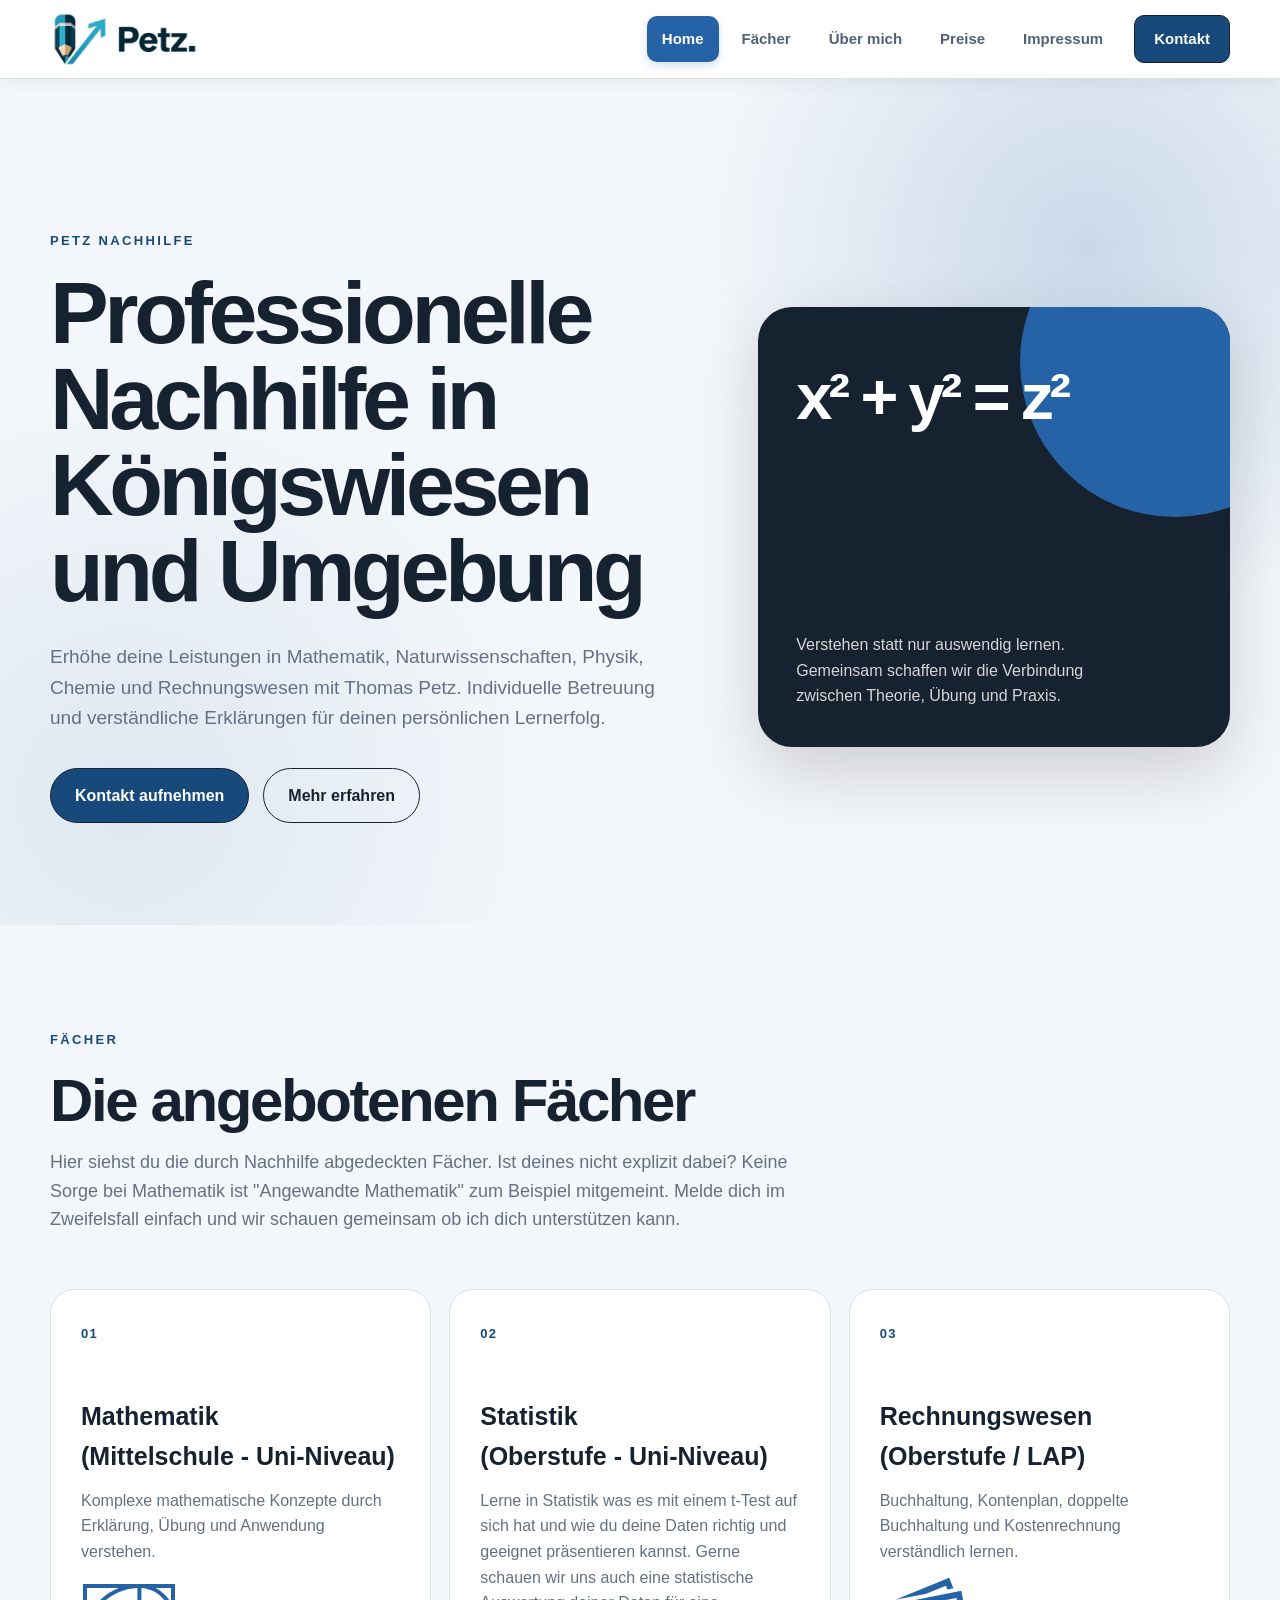
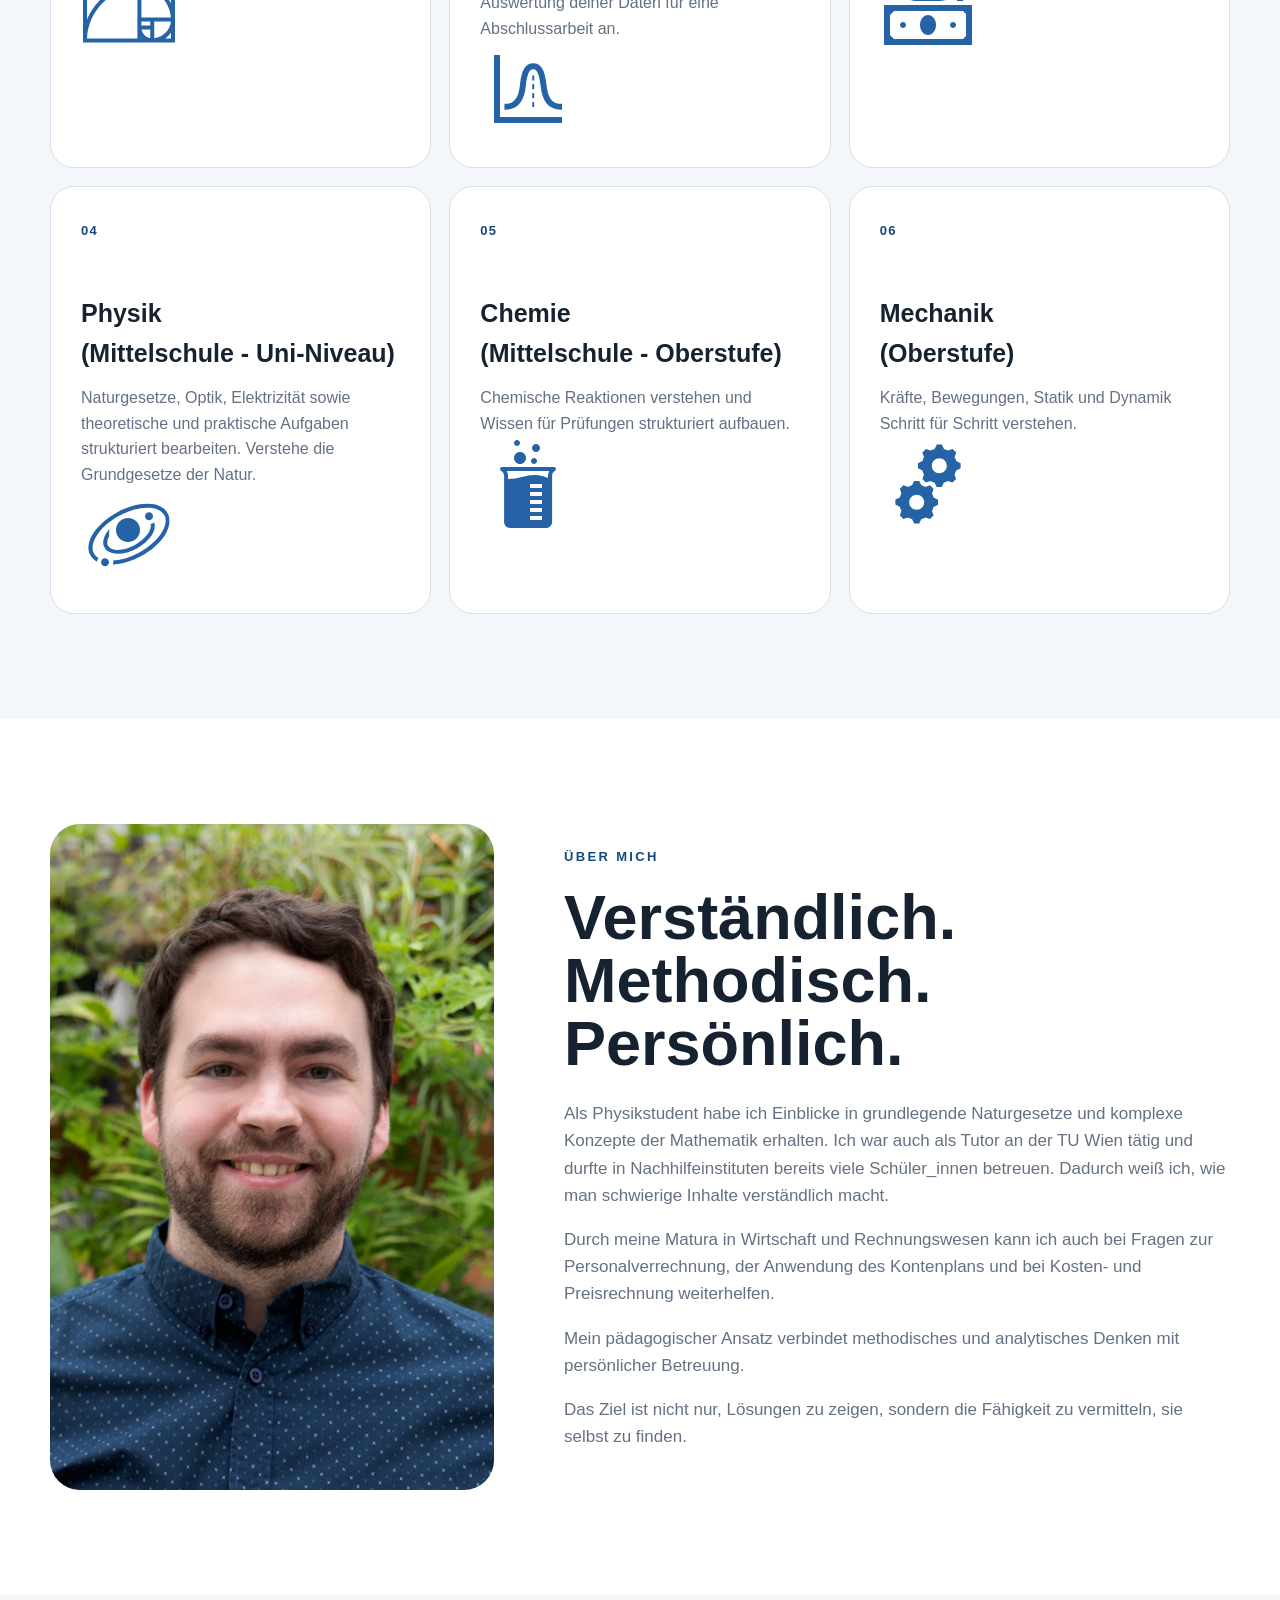
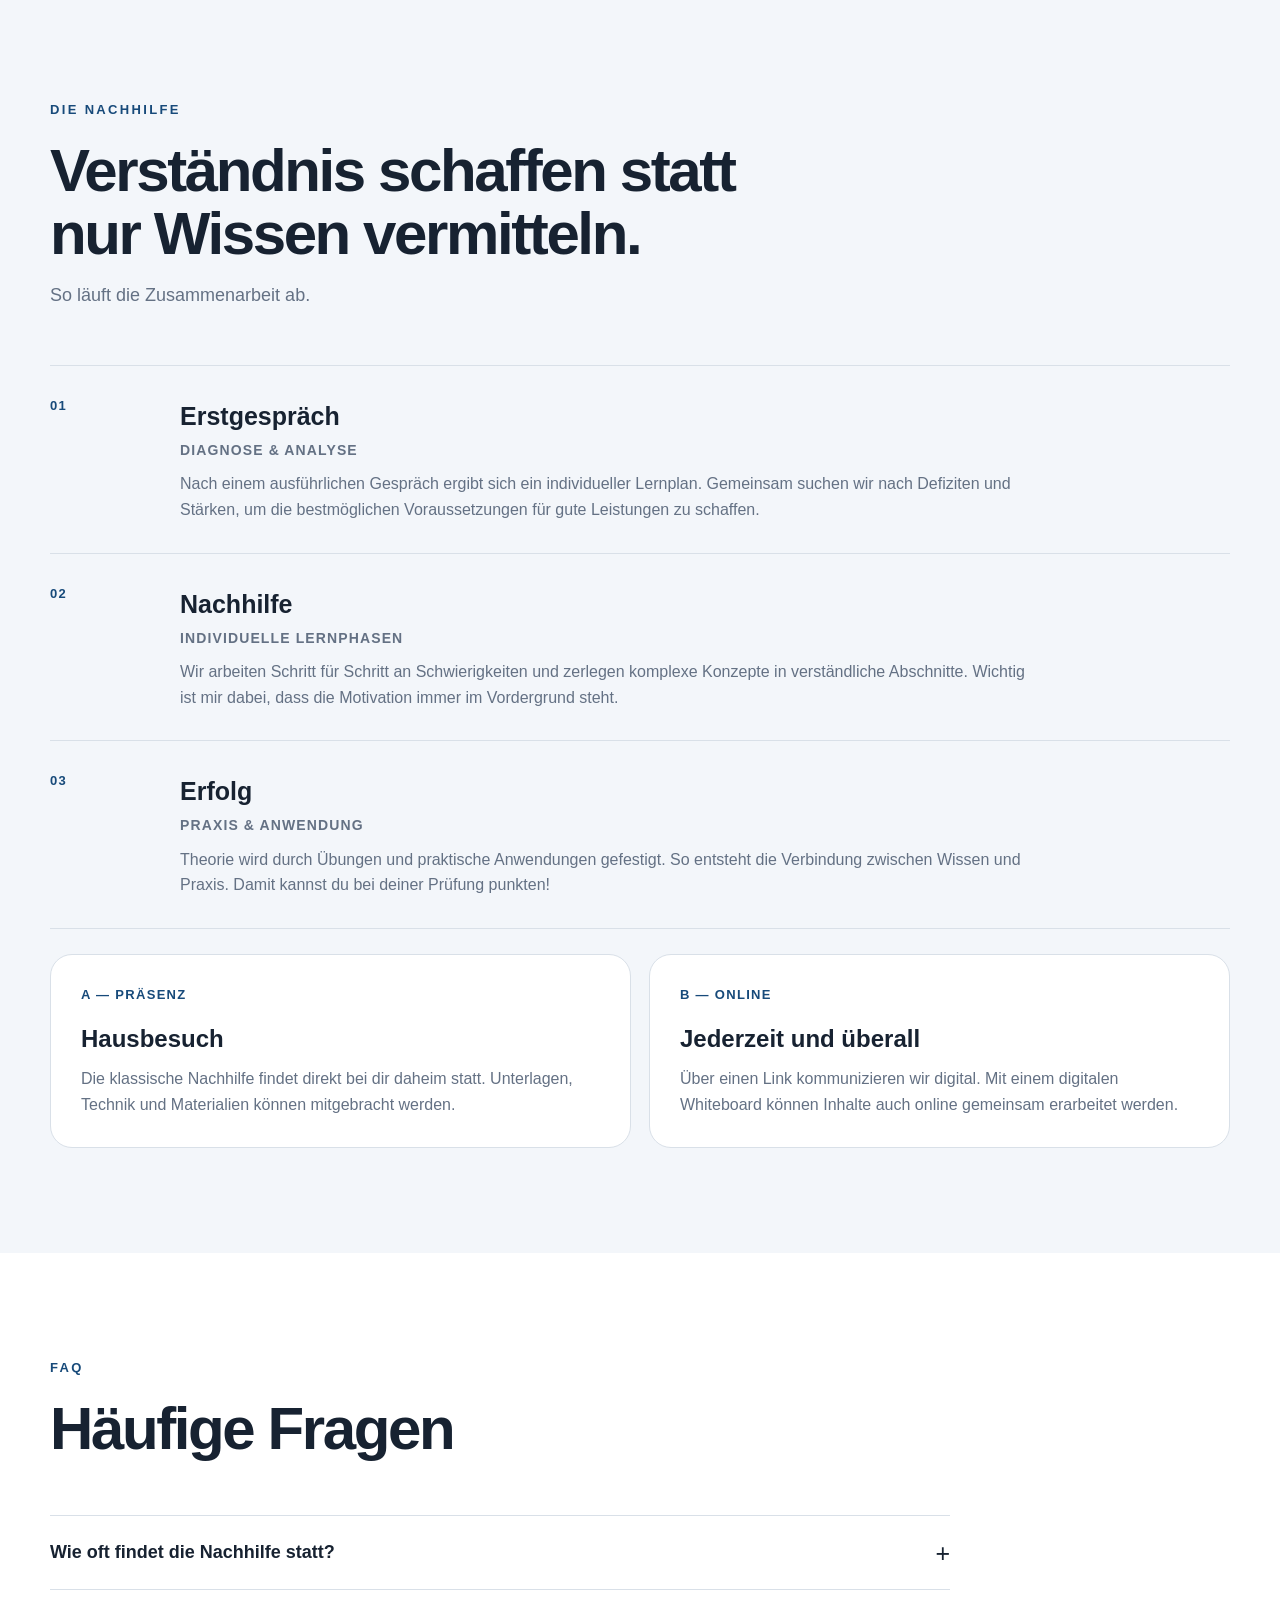
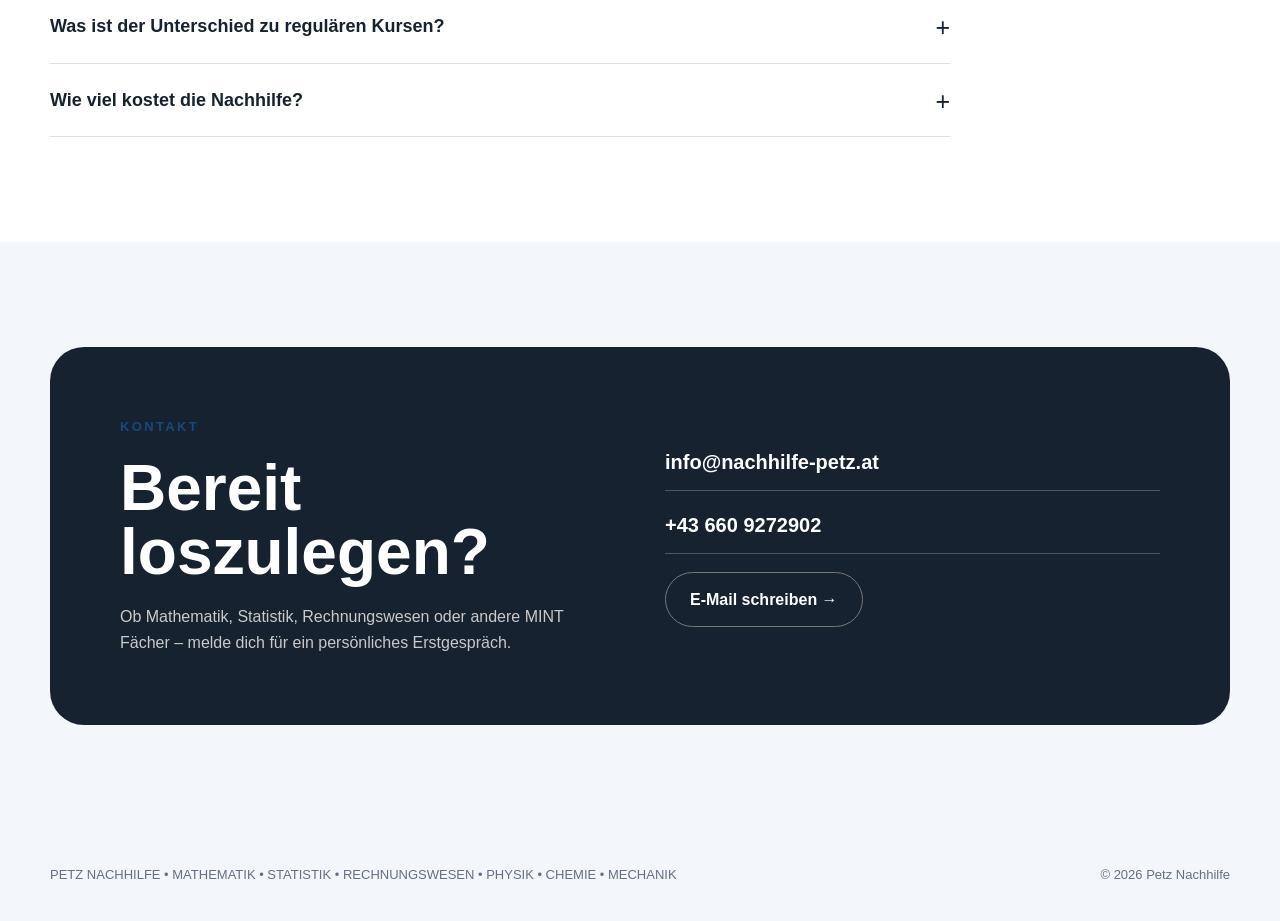
<file: index.html>
<!DOCTYPE html>
<html lang="de">
<head>
  <meta charset="UTF-8">
  <meta name="viewport" content="width=device-width, initial-scale=1.0">

  <title>Petz Nachhilfe – Professionelle Nachhilfe vor Ort in Königswiesen und Umgebung sowie Online</title>

  <link rel="icon" type="image/png" href="favicon.png">
  
  <meta
    name="description"
    content="Professionelle Nachhilfe in Mathematik, Statistik, Rechnungswesen, Physik, Chemie und Mechanik."
  >

  <link rel="stylesheet" href="style.css">

</head>


<body>

  <!-- =======================================================
       NAVIGATION
  ======================================================== -->

  <header class="site-header">
    <div class="container nav">

        <a href="index.html" class="logo-link">
    <img src="logo_new.png" alt="Petz Nachhilfe Logo" class="site-logo">
        </a>

        <nav class="main-nav">
            <a href="index.html" class="active">Home</a>
            <a href="#faecher">Fächer</a>
            <a href="#ueber-mich">Über mich</a>
            <a href="preise/">Preise</a>           
            <a href="/impressum/">Impressum</a>
            <a href="#kontakt" class="nav-contact">Kontakt</a>
        </nav>

    </div>
</header>


  <!-- =======================================================
       HAUPTINHALT
  ======================================================== -->

  <main id="start">


    <!-- =====================================================
         HERO
    ====================================================== -->

    <section class="hero">

      <div class="container">

        <div class="hero-grid">

          <div>

            <div class="eyebrow">
              Petz Nachhilfe
            </div>

            <h1>
              Professionelle<br>
              Nachhilfe
              in Königswiesen und Umgebung 
            </h1>

            <p class="hero-description">
              Erhöhe deine Leistungen in Mathematik,
              Naturwissenschaften, Physik, Chemie und
              Rechnungswesen mit Thomas Petz.
              Individuelle Betreuung und verständliche
              Erklärungen für deinen persönlichen Lernerfolg.
            </p>

            <div class="buttons">

              <a
                href="#kontakt"
                class="button button-primary"
              >
                Kontakt aufnehmen
              </a>

              <a
                href="#faecher"
                class="button button-secondary"
              >
                Mehr erfahren
              </a>

            </div>

          </div>


          <div class="hero-card">

            <div class="formula">
              x² + y² = z²
            </div>

            <div class="hero-card-text">
              Verstehen statt nur auswendig lernen.
              Gemeinsam schaffen wir die Verbindung
              zwischen Theorie, Übung und Praxis.
            </div>

          </div>

        </div>

      </div>

    </section>


    <!-- =====================================================
         FÄCHER
    ====================================================== -->

    <section id="faecher">

      <div class="container">

        <div class="section-heading">

          <div class="eyebrow">
            Fächer
          </div>

          <h2>
            Die angebotenen Fächer
          </h2>

          <p>
            Hier siehst du die durch Nachhilfe abgedeckten Fächer. Ist deines nicht explizit dabei? 
            Keine Sorge bei Mathematik ist "Angewandte Mathematik" zum Beispiel mitgemeint. 
            Melde dich im Zweifelsfall einfach und wir schauen gemeinsam ob ich dich unterstützen kann.
          </p>

        </div>


        <div class="subjects">


          <article class="subject">

            <span class="subject-number">
              01
            </span>

            <h3>
              Mathematik <br>
              (Mittelschule - Uni-Niveau)
            </h3>

            <p>
              Komplexe mathematische Konzepte durch
              Erklärung, Übung und Anwendung verstehen.
            </p>

            <picture>
  <img
    src="Mathematik.svg"
    alt="Mathematik - Fibonacci Spirale"
    class="fach-icon"
  >
</picture>

          </article>

          <article class="subject">

            <span class="subject-number">
              02
            </span>

            <h3>
              Statistik <br>
              (Oberstufe - Uni-Niveau)
            </h3>
            
            <p>
              Lerne in Statistik was es mit einem t-Test auf sich hat 
              und wie du deine Daten richtig und geeignet präsentieren kannst. 
              Gerne schauen wir uns auch eine statistische Auswertung 
              deiner Daten für eine Abschlussarbeit an.
            </p>

            <picture>   
  <img
    src="Statistik.svg"
    alt="Statistik - Verteilung"
    class="fach-icon"
  >
</picture>
            
          </article>

          <article class="subject">

            <span class="subject-number">
              03
            </span>

            <h3>
              Rechnungswesen <br> 
              (Oberstufe / LAP)
            </h3>
            
            <p>
              Buchhaltung, Kontenplan, doppelte
              Buchhaltung und Kostenrechnung
              verständlich lernen.
            </p>

            <picture>   
  <img
    src="Rechnungswesen.svg"
    alt="Rechnungswesen - Geldscheine"
    class="fach-icon"
  >
</picture>

          </article>


          <article class="subject">

            <span class="subject-number">
              04
            </span>

            <h3>
              Physik <br>  
              (Mittelschule - Uni-Niveau)
            </h3>
            
            <p>
              Naturgesetze, Optik, Elektrizität sowie
              theoretische und praktische Aufgaben
              strukturiert bearbeiten. 
              Verstehe die Grundgesetze der Natur.
            </p>

            <picture>   
  <img
    src="Physik.svg"
    alt="Physik - Sonnensystem"
    class="fach-icon"
  >
</picture>

          </article>

          <article class="subject">

            <span class="subject-number">
              05
            </span>

            <h3>
              Chemie <br> 
              (Mittelschule - Oberstufe)
            </h3>
            
            <p>
              Chemische Reaktionen verstehen und
              Wissen für Prüfungen strukturiert aufbauen.
            </p>

            <picture>   
  <img
    src="Chemie.svg"
    alt="Chemie - blubberndes Becherglas"
    class="fach-icon"
  >
</picture>

          </article>

          <article class="subject">

            <span class="subject-number">
              06
            </span>

            <h3>
              Mechanik <br> 
              (Oberstufe)
            </h3>
            
            <p>
              Kräfte, Bewegungen, Statik und Dynamik
              Schritt für Schritt verstehen. 
            </p>

            <picture>   
  <img
    src="Mechanik.svg"
    alt="Mechnaik - zwei Zahnräder"
    class="fach-icon"
  >
</picture>

          </article>


          

         

        </div>

      </div>

    </section>


    <!-- =====================================================
         ÜBER MICH
    ====================================================== -->

    <section
      class="about"
      id="ueber-mich"
    >

      <div class="container">

        <div class="about-grid">


          <div class="portrait">

    <img
        src="Absolventenbild_HLUW_Thomas_Petz_BSc_2020.jpg"
        alt="Foto von mir"
    >


          </div>


          <div class="about-content">

            <div class="eyebrow">
              Über mich
            </div>

            <h2>
              Verständlich.<br>
              Methodisch.<br>
              Persönlich.
            </h2>

            <p>
              Als Physikstudent habe ich Einblicke
              in grundlegende Naturgesetze und komplexe
              Konzepte der Mathematik erhalten.
              Ich war auch als Tutor an der TU Wien tätig und
              durfte in Nachhilfeinstituten bereits viele Schüler_innen betreuen.
              Dadurch weiß ich, wie man schwierige
              Inhalte verständlich macht.
            </p>

            <p>
              Durch meine Matura in Wirtschaft und
              Rechnungswesen kann ich auch bei Fragen 
              zur Personalverrechnung, der
              Anwendung des Kontenplans und bei
              Kosten- und Preisrechnung weiterhelfen.
            </p>

            <p>
              Mein pädagogischer Ansatz verbindet
              methodisches und analytisches Denken
              mit persönlicher Betreuung.
            </p>

            <p>
              Das Ziel ist nicht nur, Lösungen zu zeigen,
              sondern die Fähigkeit zu vermitteln,
              sie selbst zu finden.
            </p>

          </div>

        </div>

      </div>

    </section>


    <!-- =====================================================
         NACHHILFE / ABLAUF
    ====================================================== -->

    <section id="nachhilfe">

      <div class="container">

        <div class="section-heading">

          <div class="eyebrow">
           Die Nachhilfe
          </div>

          <h2>
            Verständnis schaffen statt
            nur Wissen vermitteln.
          </h2>

          <p>
            So läuft die Zusammenarbeit ab.
          </p>

        </div>


        <div class="steps">


          <article class="step">

            <div class="step-number">
              01
            </div>

            <div>

              <h3>
                Erstgespräch
              </h3>

              <div class="step-label">
                Diagnose & Analyse
              </div>

              <p>
                Nach einem ausführlichen Gespräch
                ergibt sich ein individueller Lernplan.
                Gemeinsam suchen wir nach Defiziten
                und Stärken, um die bestmöglichen
                Voraussetzungen für gute Leistungen
                zu schaffen.
              </p>

            </div>

          </article>


          <article class="step">

            <div class="step-number">
              02
            </div>

            <div>

              <h3>
                Nachhilfe
              </h3>

              <div class="step-label">
                Individuelle Lernphasen
              </div>

              <p>
                Wir arbeiten Schritt für Schritt
                an Schwierigkeiten und zerlegen
                komplexe Konzepte in verständliche
                Abschnitte. Wichtig ist mir dabei, 
                dass die Motivation immer im Vordergrund steht.
              </p>

            </div>

          </article>


          <article class="step">

            <div class="step-number">
              03
            </div>

            <div>

              <h3>
                Erfolg
              </h3>

              <div class="step-label">
                Praxis & Anwendung
              </div>

              <p>
                Theorie wird durch Übungen und
                praktische Anwendungen gefestigt.
                So entsteht die Verbindung zwischen
                Wissen und Praxis. Damit kannst du bei
                deiner Prüfung punkten!
              </p>

            </div>

          </article>


        </div>


        <!-- ONLINE / PRÄSENZ -->

        <div class="learning-modes">


          <article class="mode">

            <div class="mode-number">
              A — PRÄSENZ
            </div>

            <h3>
              Hausbesuch
            </h3>

            <p>
              Die klassische Nachhilfe findet direkt
              bei dir daheim statt. Unterlagen,
              Technik und Materialien können
              mitgebracht werden.
            </p>

          </article>


          <article class="mode">

            <div class="mode-number">
              B — ONLINE
            </div>

            <h3>
              Jederzeit und überall
            </h3>

            <p>
              Über einen Link kommunizieren wir
              digital. Mit einem digitalen Whiteboard
              können Inhalte auch online gemeinsam
              erarbeitet werden.
            </p>

          </article>


        </div>

      </div>

    </section>


    <!-- =====================================================
         FAQ
    ====================================================== -->

    <section
      class="faq"
      id="faq"
    >

      <div class="container">

        <div class="section-heading">

          <div class="eyebrow">
            FAQ
          </div>

          <h2>
            Häufige Fragen
          </h2>

        </div>


        <div class="faq-list">


          <details>

            <summary>
              Wie oft findet die Nachhilfe statt?
            </summary>

            <p>
              Die Häufigkeit hängt vom individuellen
              Bedarf ab. In der Regel sind ein bis zwei
              Einheiten pro Woche sinnvoll. Für wichtige 
              Prüfungen kann auch ein intensiverer Lernplan
              vereinbart werden.
            </p>

          </details>


          <details>

            <summary>
              Was ist der Unterschied zu regulären Kursen?
            </summary>

            <p>
              Die Nachhilfe findet auf individueller
              Ebene statt. Der Ansatz kann dadurch
              direkt an Lernstil, Lernstand und
              konkreten Lernstoff angepasst werden.
            </p>

          </details>


          <details>

            <summary>
              Wie viel kostet die Nachhilfe?
            </summary>

            <p>
              Die Kosten können abhängig vom
              Bildungsniveau, der Anreisedistanz und
              der Anzahl der gebuchten Stunden
              unterschiedlich ausfallen. 
              Mehr Informationen und eine ungefähre
              Preisaussicht ist <a href="preise/">hier</a> ersichtlich.
            </p>

          </details>


        </div>

      </div>

    </section>


    <!-- =====================================================
         KONTAKT
    ====================================================== -->

    <section id="kontakt">

      <div class="container">

        <div class="contact-box">


          <div>

            <div class="eyebrow">
              Kontakt
            </div>

            <h2>
              Bereit<br>
              loszulegen?
            </h2>

            <p>
              Ob Mathematik, Statistik, Rechnungswesen oder andere MINT Fächer – melde dich
              für ein persönliches Erstgespräch.
            </p>

          </div>


          <div class="contact-details">

            <a
              class="contact-link"
              href="mailto:info@nachhilfe-petz.at"
            >
              info@nachhilfe-petz.at
            </a>

            <a
              class="contact-link"
              href="tel:+436609272902"
            >
              +43 660 9272902
            </a>

            <a
              class="button contact-button"
              href="mailto:info@nachhilfe-petz.at?subject=Anfrage%20Nachhilfe"
            >
              E-Mail schreiben →
            </a>

          </div>


        </div>

      </div>

    </section>

  </main>


  <!-- =======================================================
       FOOTER
  ======================================================== -->

  <footer>

    <div class="container">

      <span>
        PETZ NACHHILFE
        • MATHEMATIK
        • STATISTIK
        • RECHNUNGSWESEN
        • PHYSIK
        • CHEMIE
        • MECHANIK
      </span>

      <span>
        © 2026 Petz Nachhilfe
      </span>

    </div>

  </footer>


  <!-- =======================================================
       JAVASCRIPT
  ======================================================== -->

  <script>

    const mobileMenu =
      document.getElementById("mobileMenu");

    const navLinks =
      document.getElementById("navLinks");


    mobileMenu.addEventListener(
      "click",
      function () {

        navLinks.classList.toggle("active");

      }
    );


    /*
      Mobile Menü nach Klick auf einen Link schließen
    */

    document
      .querySelectorAll(".nav-links a")
      .forEach(function (link) {

        link.addEventListener(
          "click",
          function () {

            navLinks.classList.remove("active");

          }
        );

      });


    /*
      FAQ:
      Beim Öffnen eines Elements werden die anderen
      automatisch geschlossen.
    */

    const faqItems =
      document.querySelectorAll("details");

    faqItems.forEach(function (item) {

      item.addEventListener(
        "toggle",
        function () {

          if (!item.open) {
            return;
          }

          faqItems.forEach(function (other) {

            if (
              other !== item &&
              other.open
            ) {
              other.open = false;
            }

          });

        }
      );

    });


    /*
      Header beim Scrollen leicht abdunkeln
    */

    window.addEventListener(
      "scroll",
      function () {

        const header =
          document.querySelector("header");

        if (window.scrollY > 30) {

          header.style.boxShadow =
            "0 5px 25px rgba(0,0,0,.06)";

        } else {

          header.style.boxShadow =
            "none";

        }

      }
    );

  </script>

</body>
</html>
</file>
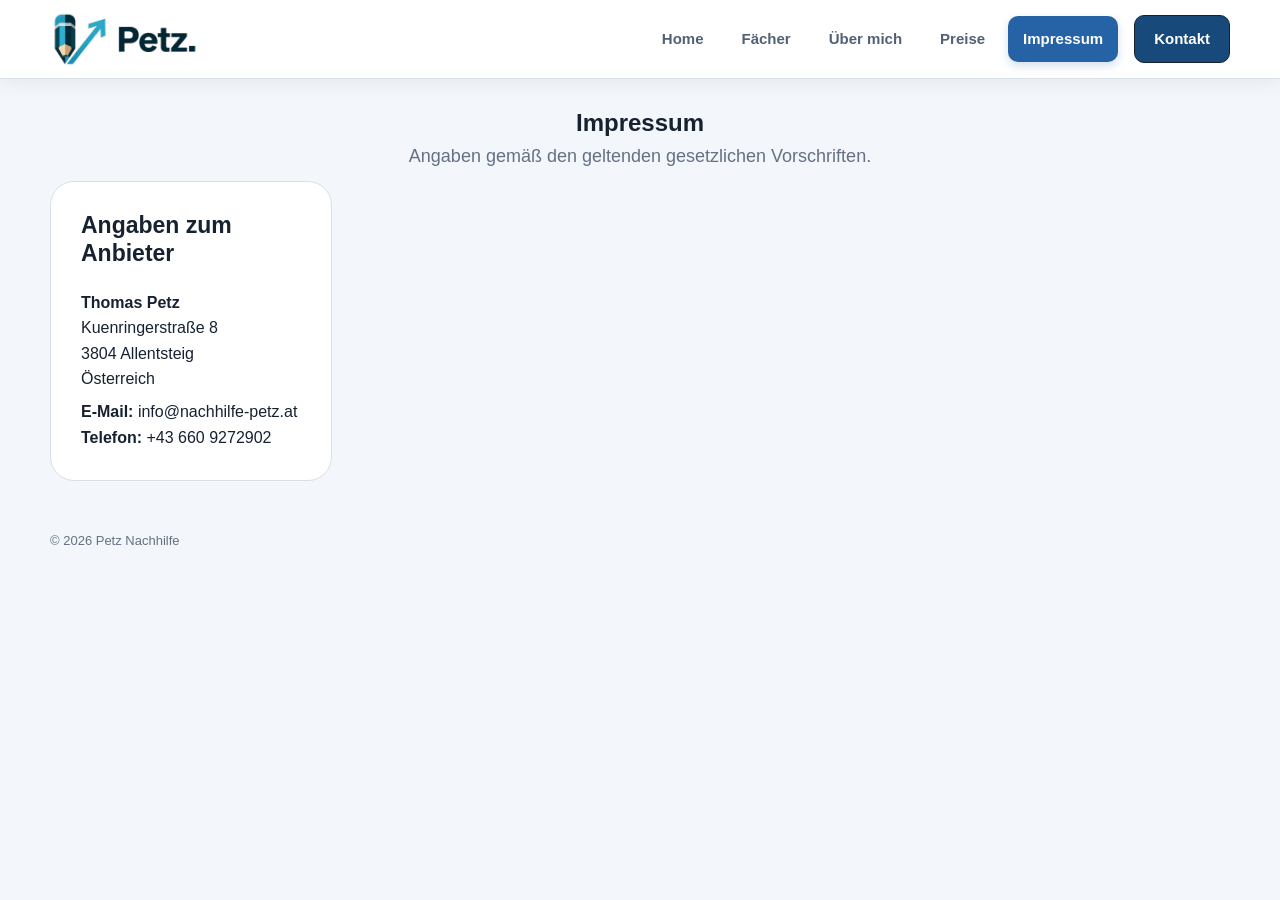
<file: impressum/index.html>
<!DOCTYPE html>
<html lang="de">
<head>
    <meta charset="UTF-8">
    <meta name="viewport" content="width=device-width, initial-scale=1.0">
    <title>Impressum | Petz Nachhilfe</title>

    <link rel="icon" type="image/png" href="../favicon.png">
    
    <link rel="stylesheet" href="../style.css">
</head>

<body class="prices-site">

<!-- =======================================================
       NAVIGATION
  ======================================================== -->

  <header class="site-header">
    <div class="container nav">

        <a href="../index.html" class="logo-link">
    <img src="../logo_new.png" alt="Petz Nachhilfe Logo" class="site-logo">
        </a>

        <nav class="main-nav">
            <a href="../index.html">Home</a>
            <a href="../index.html#faecher">Fächer</a>
            <a href="../index.html#ueber-mich">Über mich</a>
            <a href="../preise/">Preise</a>
            <a href="#" class="active">Impressum</a>
            <a href="../index.html#kontakt" class="nav-contact">Kontakt</a>
        </nav>

    </div>
</header>

<main class="container prices-page">
    <section class="prices-intro">
        <h2>Impressum</h2>
        <p>Angaben gemäß den geltenden gesetzlichen Vorschriften.</p>
    </section>

    <section class="prices">

        <div class="price-card">
            <h3>Angaben zum Anbieter</h3>

            <p>
                <strong>Thomas Petz</strong><br>
                Kuenringerstraße 8<br>
                3804 Allentsteig<br>
                Österreich
            </p>

            <p>
                <strong>E-Mail:</strong>
                info@nachhilfe-petz.at<br>

                <strong>Telefon:</strong>
                +43 660 9272902
            </p>
        </div>

    </section>

</main>

<footer>
    <div class="container">
        <p>&copy; 2026 Petz Nachhilfe</p>
    </div>
</footer>

</body>
</html>
</file>
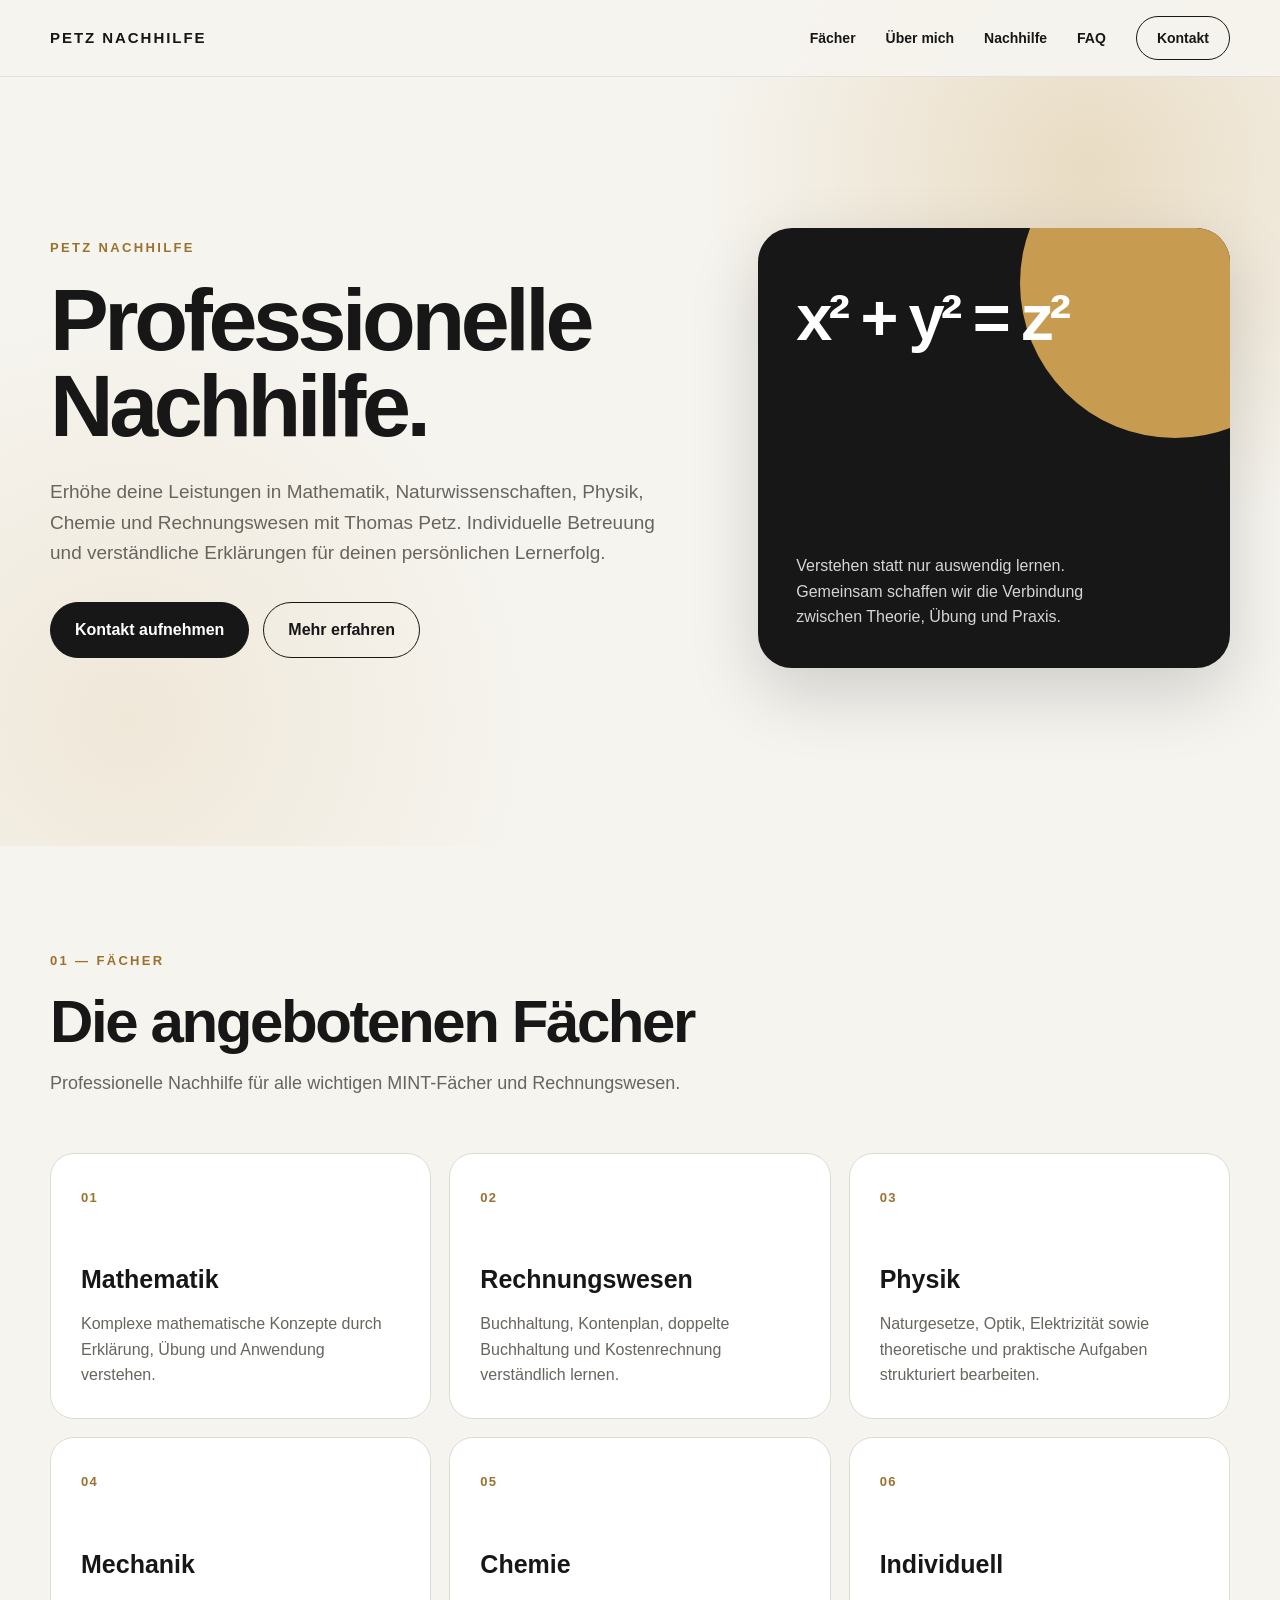
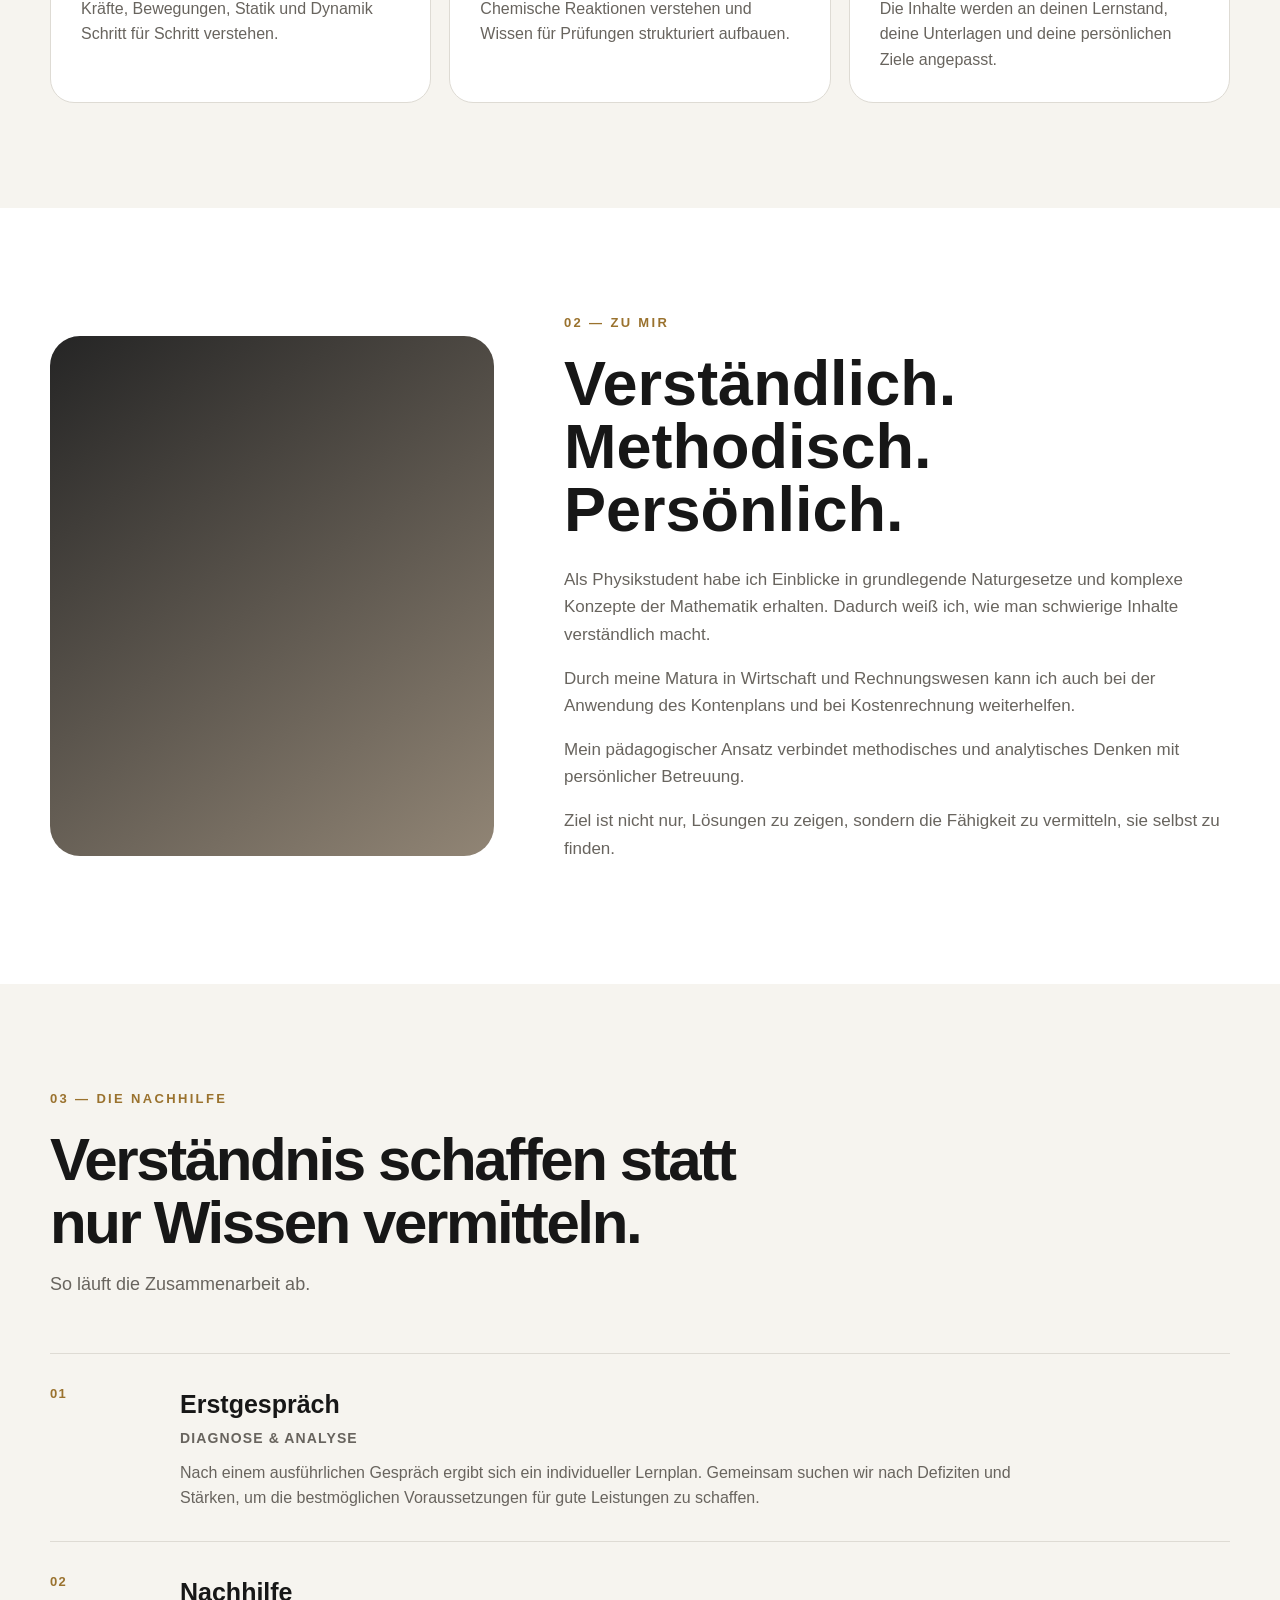
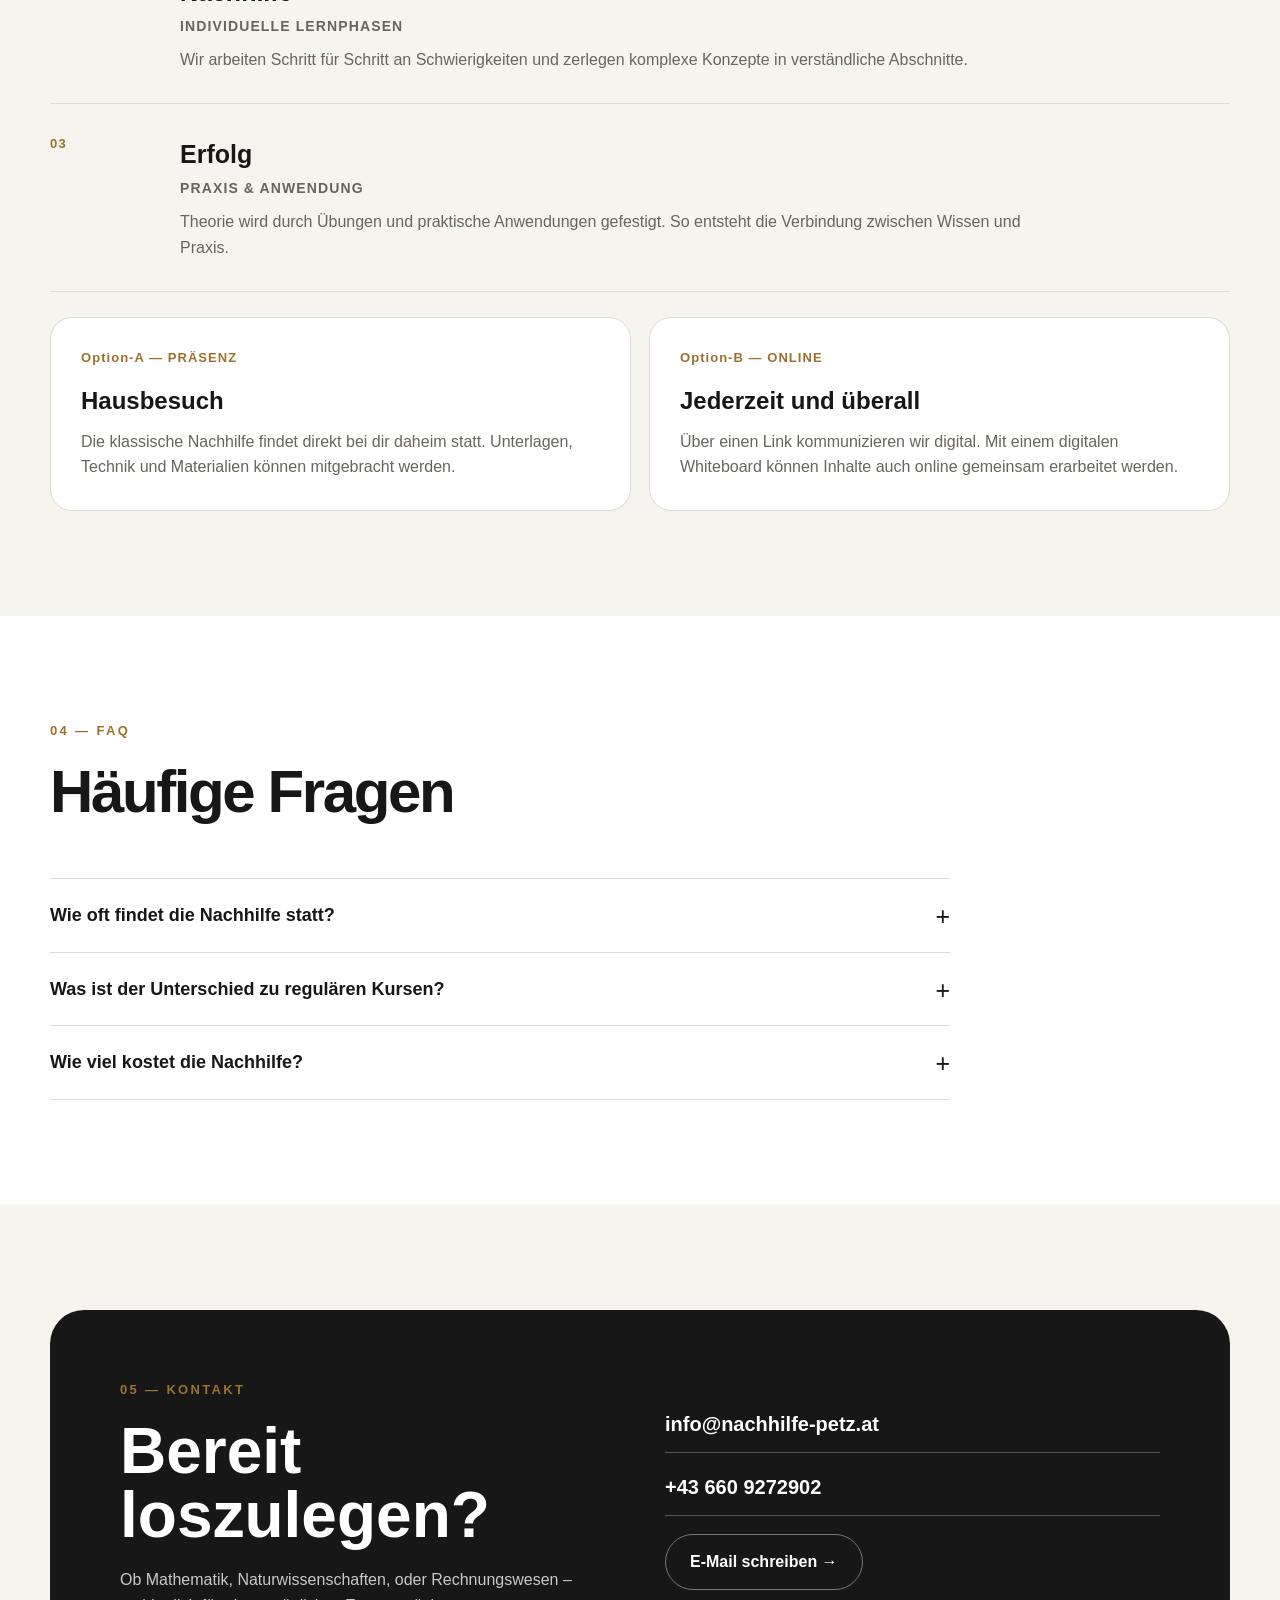
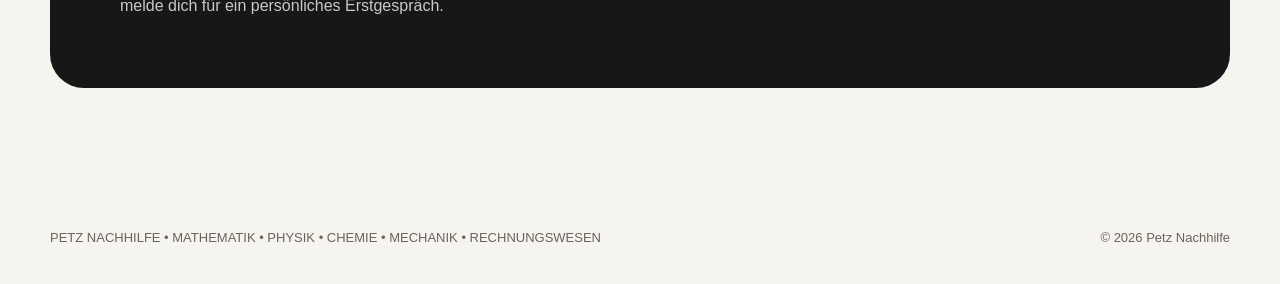
<file: OLD/index.html>
<!DOCTYPE html>
<html lang="de">
<head>
  <meta charset="UTF-8">
  <meta name="viewport" content="width=device-width, initial-scale=1.0">

  <title>Petz Nachhilfe – Professionelle Nachhilfe</title>

  <meta
    name="description"
    content="Professionelle Nachhilfe in Mathematik, Physik, Chemie, Mechanik und Rechnungswesen."
  >

  <style>
    /* =========================================================
       GRUNDLAGEN
    ========================================================= */

    :root {
      --background: #f6f4ef;
      --white: #ffffff;
      --black: #171717;
      --gray: #68645e;
      --light-gray: #dedbd4;
      --gold: #c79c51;
      --dark-gold: #9a722e;

      --max-width: 1180px;
      --radius: 24px;
    }

    * {
      box-sizing: border-box;
      margin: 0;
      padding: 0;
    }

    html {
      scroll-behavior: smooth;
    }

    body {
      font-family:
        Arial,
        Helvetica,
        sans-serif;
      background: var(--background);
      color: var(--black);
      line-height: 1.6;
    }

    a {
      color: inherit;
      text-decoration: none;
    }

    button {
      font-family: inherit;
    }

    .container {
      width: min(
        calc(100% - 40px),
        var(--max-width)
      );

      margin: 0 auto;
    }


    /* =========================================================
       NAVIGATION
    ========================================================= */

    header {
      position: fixed;
      top: 0;
      left: 0;
      right: 0;

      z-index: 1000;

      background: rgba(246, 244, 239, 0.94);
      backdrop-filter: blur(14px);

      border-bottom: 1px solid rgba(0, 0, 0, 0.08);
    }

    nav {
      height: 76px;

      display: flex;
      align-items: center;
      justify-content: space-between;

      gap: 30px;
    }

    .logo {
      font-size: 15px;
      font-weight: 800;
      letter-spacing: 0.13em;
      white-space: nowrap;
    }

    .nav-links {
      display: flex;
      align-items: center;
      gap: 30px;

      font-size: 14px;
      font-weight: 700;
    }

    .nav-links a {
      transition: color 0.2s ease;
    }

    .nav-links a:hover {
      color: var(--dark-gold);
    }

    .nav-contact {
      border: 1px solid var(--black);
      border-radius: 100px;
      padding: 10px 20px;

      transition:
        background 0.2s ease,
        color 0.2s ease;
    }

    .nav-contact:hover {
      background: var(--black);
      color: white;
    }

    .mobile-menu {
      display: none;

      border: 0;
      background: transparent;

      font-size: 28px;
      cursor: pointer;
    }


    /* =========================================================
       HERO
    ========================================================= */

    .hero {
      min-height: 94vh;

      display: flex;
      align-items: center;

      padding:
        140px
        0
        90px;

      background:
        radial-gradient(
          circle at 85% 20%,
          rgba(199, 156, 81, 0.28),
          transparent 30%
        ),

        radial-gradient(
          circle at 10% 85%,
          rgba(199, 156, 81, 0.14),
          transparent 30%
        );
    }

    .hero-grid {
      display: grid;

      grid-template-columns:
        1.15fr
        0.85fr;

      gap: 70px;

      align-items: center;
    }

    .eyebrow {
      margin-bottom: 18px;

      color: var(--dark-gold);

      font-size: 13px;
      font-weight: 800;

      letter-spacing: 0.18em;
      text-transform: uppercase;
    }

    .hero h1 {
      margin-bottom: 28px;

      font-size:
        clamp(
          48px,
          7vw,
          88px
        );

      line-height: 0.98;
      letter-spacing: -0.05em;
    }

    .hero-description {
      max-width: 650px;

      margin-bottom: 34px;

      color: var(--gray);

      font-size: 19px;
    }

    .buttons {
      display: flex;
      flex-wrap: wrap;

      gap: 14px;
    }

    .button {
      display: inline-flex;

      align-items: center;
      justify-content: center;

      padding: 14px 24px;

      border:
        1px solid
        var(--black);

      border-radius: 100px;

      font-weight: 800;

      transition:
        transform 0.2s ease,
        background 0.2s ease,
        color 0.2s ease;
    }

    .button:hover {
      transform: translateY(-2px);
    }

    .button-primary {
      background: var(--black);
      color: white;
    }

    .button-primary:hover {
      background: #333;
    }

    .button-secondary:hover {
      background: white;
    }


    /* HERO CARD */

    .hero-card {
      min-height: 440px;

      padding: 38px;

      display: flex;
      flex-direction: column;
      justify-content: space-between;

      position: relative;
      overflow: hidden;

      color: white;
      background: var(--black);

      border-radius: 34px;

      box-shadow:
        0 25px 70px
        rgba(0, 0, 0, 0.16);
    }

    .hero-card::after {
      content: "";

      position: absolute;

      width: 310px;
      height: 310px;

      right: -100px;
      top: -100px;

      border-radius: 50%;

      background: var(--gold);
    }

    .formula {
      position: relative;
      z-index: 1;

      font-size: 65px;
      font-weight: 800;

      letter-spacing: -0.06em;
    }

    .hero-card-text {
      position: relative;
      z-index: 1;

      max-width: 320px;

      color: #d5d5d5;
    }


    /* =========================================================
       SECTIONS
    ========================================================= */

    section {
      padding: 105px 0;
    }

    .section-heading {
      max-width: 760px;

      margin-bottom: 55px;
    }

    .section-heading h2 {
      margin-bottom: 16px;

      font-size:
        clamp(
          36px,
          5vw,
          60px
        );

      line-height: 1.05;

      letter-spacing: -0.04em;
    }

    .section-heading p {
      color: var(--gray);
      font-size: 18px;
    }


    /* =========================================================
       FÄCHER
    ========================================================= */

    .subjects {
      display: grid;

      grid-template-columns:
        repeat(3, 1fr);

      gap: 18px;
    }

    .subject {
      min-height: 250px;

      padding: 30px;

      background: var(--white);

      border:
        1px solid
        var(--light-gray);

      border-radius: var(--radius);

      transition:
        transform 0.25s ease,
        box-shadow 0.25s ease;
    }

    .subject:hover {
      transform: translateY(-5px);

      box-shadow:
        0 15px 40px
        rgba(0, 0, 0, 0.07);
    }

    .subject-number {
      color: var(--dark-gold);

      font-size: 13px;
      font-weight: 800;

      letter-spacing: 0.1em;
    }

    .subject h3 {
      margin:
        50px
        0
        12px;

      font-size: 25px;
    }

    .subject p {
      color: var(--gray);
    }


    /* =========================================================
       ÜBER MICH
    ========================================================= */

    .about {
      background: var(--white);
    }

    .about-grid {
      display: grid;

      grid-template-columns:
        0.8fr
        1.2fr;

      gap: 70px;

      align-items: center;
    }

    .portrait {
      min-height: 520px;

      display: flex;
      align-items: flex-end;
      justify-content: center;

      overflow: hidden;

      border-radius: 30px;

      background:
        linear-gradient(
          145deg,
          #252525,
          #918575
        );
    }

    /*
      Platzhalter für das Foto.
      Hier kann später das Originalfoto eingesetzt werden.
    */

    .portrait-person {
      width: 64%;
      height: 74%;

      background: #dedede;

      border-radius:
        48%
        48%
        0
        0;

      opacity: 0.9;
    }

    .about-content h2 {
      margin-bottom: 25px;

      font-size:
        clamp(
          40px,
          5vw,
          63px
        );

      line-height: 1;
    }

    .about-content p {
      margin-bottom: 17px;

      color: var(--gray);

      font-size: 17px;
    }


    /* =========================================================
       ABLAUF
    ========================================================= */

    .steps {
      display: grid;

      gap: 0;
    }

    .step {
      display: grid;

      grid-template-columns:
        100px
        1fr;

      gap: 30px;

      padding: 30px 0;

      border-top:
        1px solid
        var(--light-gray);
    }

    .step:last-child {
      border-bottom:
        1px solid
        var(--light-gray);
    }

    .step-number {
      color: var(--dark-gold);

      font-size: 13px;
      font-weight: 800;

      letter-spacing: 0.1em;
    }

    .step h3 {
      margin-bottom: 3px;

      font-size: 25px;
    }

    .step-label {
      margin-bottom: 10px;

      color: var(--gray);

      font-size: 14px;
      font-weight: 700;

      letter-spacing: 0.08em;
      text-transform: uppercase;
    }

    .step p {
      max-width: 850px;

      color: var(--gray);
    }


    /* =========================================================
       PRÄSENZ / ONLINE
    ========================================================= */

    .learning-modes {
      display: grid;

      grid-template-columns:
        1fr
        1fr;

      gap: 18px;

      margin-top: 25px;
    }

    .mode {
      padding: 30px;

      background: white;

      border:
        1px solid
        var(--light-gray);

      border-radius: 22px;
    }

    .mode-number {
      color: var(--dark-gold);

      font-size: 13px;
      font-weight: 800;

      letter-spacing: 0.08em;
    }

    .mode h3 {
      margin:
        14px
        0
        8px;

      font-size: 24px;
    }

    .mode p {
      color: var(--gray);
    }


    /* =========================================================
       FAQ
    ========================================================= */

    .faq {
      background: var(--white);
    }

    .faq-list {
      max-width: 900px;
    }

    details {
      padding: 22px 0;

      border-top:
        1px solid
        var(--light-gray);
    }

    details:last-child {
      border-bottom:
        1px solid
        var(--light-gray);
    }

    summary {
      position: relative;

      padding-right: 40px;

      cursor: pointer;

      list-style: none;

      font-size: 18px;
      font-weight: 800;
    }

    summary::-webkit-details-marker {
      display: none;
    }

    summary::after {
      content: "+";

      position: absolute;

      right: 0;
      top: -5px;

      font-size: 25px;
      font-weight: 400;
    }

    details[open] summary::after {
      content: "−";
    }

    details p {
      max-width: 800px;

      padding-top: 15px;

      color: var(--gray);
    }


    /* =========================================================
       KONTAKT
    ========================================================= */

    .contact-box {
      display: grid;

      grid-template-columns:
        1fr
        1fr;

      gap: 50px;

      padding: 70px;

      color: white;

      background: var(--black);

      border-radius: 34px;
    }

    .contact-box h2 {
      margin-bottom: 20px;

      font-size:
        clamp(
          42px,
          5vw,
          66px
        );

      line-height: 1;
    }

    .contact-box p {
      max-width: 550px;

      color: #c9c9c9;
    }

    .contact-details {
      display: flex;

      flex-direction: column;
      justify-content: center;

      gap: 18px;
    }

    .contact-link {
      padding-bottom: 12px;

      border-bottom:
        1px solid
        #555;

      font-size: 20px;
      font-weight: 700;

      transition: color 0.2s ease;
    }

    .contact-link:hover {
      color: var(--gold);
    }

    .contact-button {
      width: max-content;

      color: white;
      border-color: #777;
    }

    .contact-button:hover {
      background: white;
      color: black;
    }


    /* =========================================================
       FOOTER
    ========================================================= */

    footer {
      padding: 35px 0;

      color: var(--gray);

      font-size: 13px;
    }

    footer .container {
      display: flex;

      justify-content: space-between;

      gap: 20px;

      flex-wrap: wrap;
    }


    /* =========================================================
       RESPONSIVE
    ========================================================= */

    @media (max-width: 850px) {

      .mobile-menu {
        display: block;
      }

      .nav-links {
        display: none;

        position: absolute;

        top: 76px;
        left: 0;
        right: 0;

        padding: 20px;

        flex-direction: column;
        align-items: flex-start;

        background: var(--background);

        border-bottom:
          1px solid
          var(--light-gray);
      }

      .nav-links.active {
        display: flex;
      }

      .hero-grid {
        grid-template-columns: 1fr;
      }

      .hero-card {
        min-height: 320px;
      }

      .about-grid {
        grid-template-columns: 1fr;
      }

      .contact-box {
        grid-template-columns: 1fr;
      }

      .subjects {
        grid-template-columns: 1fr 1fr;
      }
    }


    @media (max-width: 560px) {

      .container {
        width:
          min(
            calc(100% - 28px),
            var(--max-width)
          );
      }

      section {
        padding: 75px 0;
      }

      .hero {
        padding-top: 120px;
      }

      .hero h1 {
        font-size: 52px;
      }

      .hero-description {
        font-size: 17px;
      }

      .subjects {
        grid-template-columns: 1fr;
      }

      .learning-modes {
        grid-template-columns: 1fr;
      }

      .step {
        grid-template-columns: 1fr;

        gap: 10px;
      }

      .portrait {
        min-height: 400px;
      }

      .contact-box {
        padding: 35px 28px;

        border-radius: 25px;
      }

      .contact-link {
        font-size: 17px;
      }

      footer .container {
        flex-direction: column;
      }
    }
  </style>
</head>


<body>

  <!-- =======================================================
       NAVIGATION
  ======================================================== -->

  <header>

    <div class="container">

      <nav>

        <a
          href="#start"
          class="logo"
        >
          PETZ NACHHILFE
        </a>

        <button
          class="mobile-menu"
          id="mobileMenu"
          aria-label="Menü öffnen"
        >
          ☰
        </button>

        <div
          class="nav-links"
          id="navLinks"
        >

          <a href="#faecher">
            Fächer
          </a>

          <a href="#ueber-mich">
            Über mich
          </a>

          <a href="#nachhilfe">
            Nachhilfe
          </a>

          <a href="#faq">
            FAQ
          </a>

          <a
            href="#kontakt"
            class="nav-contact"
          >
            Kontakt
          </a>

        </div>

      </nav>

    </div>

  </header>


  <!-- =======================================================
       HAUPTINHALT
  ======================================================== -->

  <main id="start">


    <!-- =====================================================
         HERO
    ====================================================== -->

    <section class="hero">

      <div class="container">

        <div class="hero-grid">

          <div>

            <div class="eyebrow">
              Petz Nachhilfe
            </div>

            <h1>
              Professionelle<br>
              Nachhilfe.
            </h1>

            <p class="hero-description">
              Erhöhe deine Leistungen in Mathematik,
              Naturwissenschaften, Physik, Chemie und
              Rechnungswesen mit Thomas Petz.
              Individuelle Betreuung und verständliche
              Erklärungen für deinen persönlichen Lernerfolg.
            </p>

            <div class="buttons">

              <a
                href="#kontakt"
                class="button button-primary"
              >
                Kontakt aufnehmen
              </a>

              <a
                href="#faecher"
                class="button button-secondary"
              >
                Mehr erfahren
              </a>

            </div>

          </div>


          <div class="hero-card">

            <div class="formula">
              x² + y² = z²
            </div>

            <div class="hero-card-text">
              Verstehen statt nur auswendig lernen.
              Gemeinsam schaffen wir die Verbindung
              zwischen Theorie, Übung und Praxis.
            </div>

          </div>

        </div>

      </div>

    </section>


    <!-- =====================================================
         FÄCHER
    ====================================================== -->

    <section id="faecher">

      <div class="container">

        <div class="section-heading">

          <div class="eyebrow">
            01 — Fächer
          </div>

          <h2>
            Die angebotenen Fächer
          </h2>

          <p>
            Professionelle Nachhilfe für alle wichtigen MINT-Fächer und Rechnungswesen.
          </p>

        </div>


        <div class="subjects">


          <article class="subject">

            <span class="subject-number">
              01
            </span>

            <h3>
              Mathematik
            </h3>

            <p>
              Komplexe mathematische Konzepte durch
              Erklärung, Übung und Anwendung verstehen.
            </p>

          </article>


          <article class="subject">

            <span class="subject-number">
              02
            </span>

            <h3>
              Rechnungswesen
            </h3>

            <p>
              Buchhaltung, Kontenplan, doppelte
              Buchhaltung und Kostenrechnung
              verständlich lernen.
            </p>

          </article>


          <article class="subject">

            <span class="subject-number">
              03
            </span>

            <h3>
              Physik
            </h3>

            <p>
              Naturgesetze, Optik, Elektrizität sowie
              theoretische und praktische Aufgaben
              strukturiert bearbeiten.
            </p>

          </article>


          <article class="subject">

            <span class="subject-number">
              04
            </span>

            <h3>
              Mechanik
            </h3>

            <p>
              Kräfte, Bewegungen, Statik und Dynamik
              Schritt für Schritt verstehen.
            </p>

          </article>


          <article class="subject">

            <span class="subject-number">
              05
            </span>

            <h3>
              Chemie
            </h3>

            <p>
              Chemische Reaktionen verstehen und
              Wissen für Prüfungen strukturiert aufbauen.
            </p>

          </article>


          <article class="subject">

            <span class="subject-number">
              06
            </span>

            <h3>
              Individuell
            </h3>

            <p>
              Die Inhalte werden an deinen Lernstand,
              deine Unterlagen und deine persönlichen
              Ziele angepasst.
            </p>

          </article>

        </div>

      </div>

    </section>


    <!-- =====================================================
         ÜBER MICH
    ====================================================== -->

    <section
      class="about"
      id="ueber-mich"
    >

      <div class="container">

        <div class="about-grid">


          <div class="portrait">

            <!--
              HIER KANNST DU SPÄTER EIN FOTO EINSETZEN.

              Beispiel:

              <img
                src="bilder/thomas.jpg"
                alt="Thomas Petz"
              >
            -->

            <div class="portrait-person"></div>

          </div>


          <div class="about-content">

            <div class="eyebrow">
              02 — Zu mir
            </div>

            <h2>
              Verständlich.<br>
              Methodisch.<br>
              Persönlich.
            </h2>

            <p>
              Als Physikstudent habe ich Einblicke
              in grundlegende Naturgesetze und komplexe
              Konzepte der Mathematik erhalten.
              Dadurch weiß ich, wie man schwierige
              Inhalte verständlich macht.
            </p>

            <p>
              Durch meine Matura in Wirtschaft und
              Rechnungswesen kann ich auch bei der
              Anwendung des Kontenplans und bei
              Kostenrechnung weiterhelfen.
            </p>

            <p>
              Mein pädagogischer Ansatz verbindet
              methodisches und analytisches Denken
              mit persönlicher Betreuung.
            </p>

            <p>
              Ziel ist nicht nur, Lösungen zu zeigen,
              sondern die Fähigkeit zu vermitteln,
              sie selbst zu finden.
            </p>

          </div>

        </div>

      </div>

    </section>


    <!-- =====================================================
         NACHHILFE / ABLAUF
    ====================================================== -->

    <section id="nachhilfe">

      <div class="container">

        <div class="section-heading">

          <div class="eyebrow">
            03 — Die Nachhilfe
          </div>

          <h2>
            Verständnis schaffen statt
            nur Wissen vermitteln.
          </h2>

          <p>
            So läuft die Zusammenarbeit ab.
          </p>

        </div>


        <div class="steps">


          <article class="step">

            <div class="step-number">
              01
            </div>

            <div>

              <h3>
                Erstgespräch
              </h3>

              <div class="step-label">
                Diagnose & Analyse
              </div>

              <p>
                Nach einem ausführlichen Gespräch
                ergibt sich ein individueller Lernplan.
                Gemeinsam suchen wir nach Defiziten
                und Stärken, um die bestmöglichen
                Voraussetzungen für gute Leistungen
                zu schaffen.
              </p>

            </div>

          </article>


          <article class="step">

            <div class="step-number">
              02
            </div>

            <div>

              <h3>
                Nachhilfe
              </h3>

              <div class="step-label">
                Individuelle Lernphasen
              </div>

              <p>
                Wir arbeiten Schritt für Schritt
                an Schwierigkeiten und zerlegen
                komplexe Konzepte in verständliche
                Abschnitte.
              </p>

            </div>

          </article>


          <article class="step">

            <div class="step-number">
              03
            </div>

            <div>

              <h3>
                Erfolg
              </h3>

              <div class="step-label">
                Praxis & Anwendung
              </div>

              <p>
                Theorie wird durch Übungen und
                praktische Anwendungen gefestigt.
                So entsteht die Verbindung zwischen
                Wissen und Praxis.
              </p>

            </div>

          </article>


        </div>


        <!-- ONLINE / PRÄSENZ -->

        <div class="learning-modes">


          <article class="mode">

            <div class="mode-number">
              Option-A — PRÄSENZ
            </div>

            <h3>
              Hausbesuch
            </h3>

            <p>
              Die klassische Nachhilfe findet direkt
              bei dir daheim statt. Unterlagen,
              Technik und Materialien können
              mitgebracht werden.
            </p>

          </article>


          <article class="mode">

            <div class="mode-number">
              Option-B — ONLINE
            </div>

            <h3>
              Jederzeit und überall
            </h3>

            <p>
              Über einen Link kommunizieren wir
              digital. Mit einem digitalen Whiteboard
              können Inhalte auch online gemeinsam
              erarbeitet werden.
            </p>

          </article>


        </div>

      </div>

    </section>


    <!-- =====================================================
         FAQ
    ====================================================== -->

    <section
      class="faq"
      id="faq"
    >

      <div class="container">

        <div class="section-heading">

          <div class="eyebrow">
            04 — FAQ
          </div>

          <h2>
            Häufige Fragen
          </h2>

        </div>


        <div class="faq-list">


          <details>

            <summary>
              Wie oft findet die Nachhilfe statt?
            </summary>

            <p>
              Die Häufigkeit hängt vom individuellen
              Bedarf ab. In der Regel sind ein bis zwei
              Einheiten pro Woche sinnvoll. Für Prüfungen
              kann auch ein intensiverer Lernplan
              vereinbart werden.
            </p>

          </details>


          <details>

            <summary>
              Was ist der Unterschied zu regulären Kursen?
            </summary>

            <p>
              Die Nachhilfe findet auf individueller
              Ebene statt. Der Ansatz kann dadurch
              direkt an Lernstil, Lernstand und
              konkreten Lernstoff angepasst werden.
            </p>

          </details>


          <details>

            <summary>
              Wie viel kostet die Nachhilfe?
            </summary>

            <p>
              Die Kosten können abhängig vom
              Bildungsniveau, der Anreisedistanz und
              der Anzahl der gebuchten Stunden
              unterschiedlich ausfallen.
            </p>

          </details>


        </div>

      </div>

    </section>


    <!-- =====================================================
         KONTAKT
    ====================================================== -->

    <section id="kontakt">

      <div class="container">

        <div class="contact-box">


          <div>

            <div class="eyebrow">
              05 — Kontakt
            </div>

            <h2>
              Bereit<br>
              loszulegen?
            </h2>

            <p>
              Ob Mathematik, Naturwissenschaften,
              oder Rechnungswesen – melde dich
              für ein persönliches Erstgespräch.
            </p>

          </div>


          <div class="contact-details">

            <a
              class="contact-link"
              href="mailto:info@nachhilfe-petz.at"
            >
              info@nachhilfe-petz.at
            </a>

            <a
              class="contact-link"
              href="tel:+436609272902"
            >
              +43 660 9272902
            </a>

            <a
              class="button contact-button"
              href="mailto:info@nachhilfe-petz.at?subject=Anfrage%20Nachhilfe"
            >
              E-Mail schreiben →
            </a>

          </div>


        </div>

      </div>

    </section>

  </main>


  <!-- =======================================================
       FOOTER
  ======================================================== -->

  <footer>

    <div class="container">

      <span>
        PETZ NACHHILFE
        • MATHEMATIK
        • PHYSIK
        • CHEMIE
        • MECHANIK
        • RECHNUNGSWESEN
      </span>

      <span>
        © 2026 Petz Nachhilfe
      </span>

    </div>

  </footer>


  <!-- =======================================================
       JAVASCRIPT
  ======================================================== -->

  <script>

    const mobileMenu =
      document.getElementById("mobileMenu");

    const navLinks =
      document.getElementById("navLinks");


    mobileMenu.addEventListener(
      "click",
      function () {

        navLinks.classList.toggle("active");

      }
    );


    /*
      Mobile Menü nach Klick auf einen Link schließen
    */

    document
      .querySelectorAll(".nav-links a")
      .forEach(function (link) {

        link.addEventListener(
          "click",
          function () {

            navLinks.classList.remove("active");

          }
        );

      });


    /*
      FAQ:
      Beim Öffnen eines Elements werden die anderen
      automatisch geschlossen.
    */

    const faqItems =
      document.querySelectorAll("details");

    faqItems.forEach(function (item) {

      item.addEventListener(
        "toggle",
        function () {

          if (!item.open) {
            return;
          }

          faqItems.forEach(function (other) {

            if (
              other !== item &&
              other.open
            ) {
              other.open = false;
            }

          });

        }
      );

    });


    /*
      Header beim Scrollen leicht abdunkeln
    */

    window.addEventListener(
      "scroll",
      function () {

        const header =
          document.querySelector("header");

        if (window.scrollY > 30) {

          header.style.boxShadow =
            "0 5px 25px rgba(0,0,0,.06)";

        } else {

          header.style.boxShadow =
            "none";

        }

      }
    );

  </script>

</body>
</html>
</file>
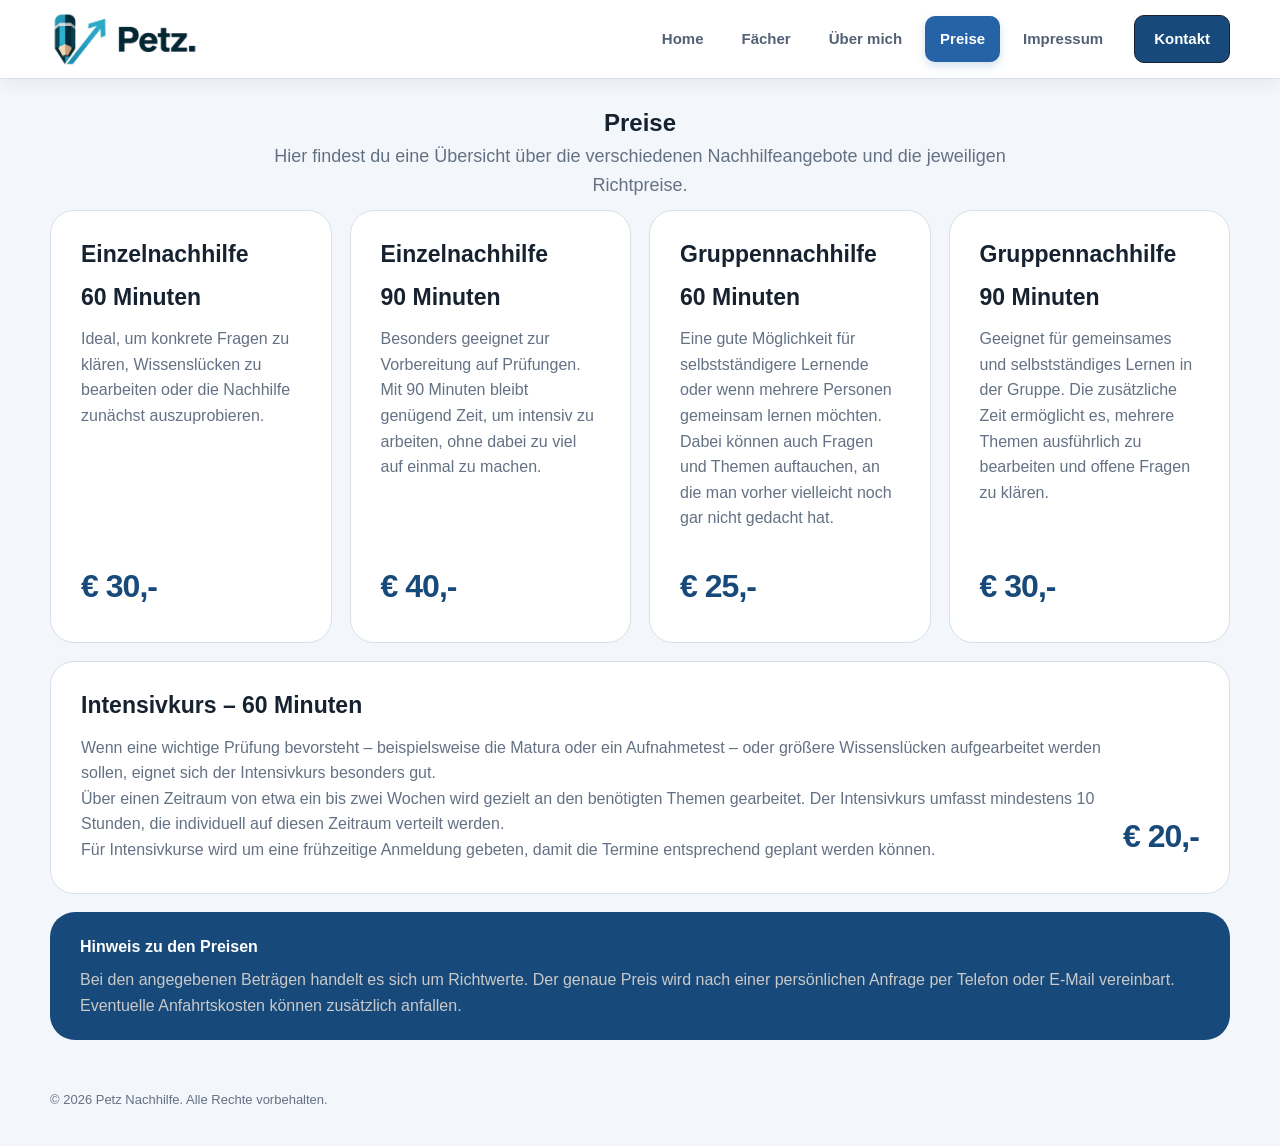
<file: preise/index.html>
<!DOCTYPE html>

<html lang="de"> <head> <meta charset="UTF-8"> <meta name="viewport" content="width=device-width, initial-scale=1.0">

<title>Preise | Petz Nachhilfe</title>

<link rel="icon" type="image/png" href="../favicon.png">
       
<link rel="stylesheet" href="../style.css">

</head>

<body class="prices-site">

<!-- =======================================================
       NAVIGATION
  ======================================================== -->

  <header class="site-header">
    <div class="container nav">

        <a href="../index.html" class="logo-link">
    <img src="../logo_new.png" alt="Petz Nachhilfe Logo" class="site-logo">
        </a>

        <nav class="main-nav">
            <a href="../index.html">Home</a>
            <a href="../index.html#faecher">Fächer</a>
            <a href="../index.html#ueber-mich">Über mich</a>
            <a href="#" class="active">Preise</a>
            <a href="../impressum/">Impressum</a>
            <a href="../index.html#kontakt" class="nav-contact">Kontakt</a>
        </nav>

    </div>
</header>

<main class="container prices-page">

    <section class="prices-intro">
        <h2>Preise</h2>
        <p>
            Hier findest du eine Übersicht über die verschiedenen
            Nachhilfeangebote und die jeweiligen Richtpreise.
        </p>
    </section>

    <section class="prices">

        <div class="price-card">
            <div>
                <h3>Einzelnachhilfe</h3> 
                <h3>60 Minuten</h3>
                <p class="description">
                    Ideal, um konkrete Fragen zu klären, Wissenslücken
                    zu bearbeiten oder die Nachhilfe zunächst auszuprobieren.
                </p>
            </div>

            <div class="price">€ 30,-</div>
        </div>


        <div class="price-card">
            <div>
                <h3>Einzelnachhilfe</h3>
                <h3> 90 Minuten</h3>
                <p class="description">
                    Besonders geeignet zur Vorbereitung auf Prüfungen.
                    Mit 90 Minuten bleibt genügend Zeit, um intensiv
                    zu arbeiten, ohne dabei zu viel auf einmal zu machen.
                </p>
            </div>

            <div class="price">€ 40,-</div>
        </div>


        <div class="price-card">
            <div>
                <h3>Gruppennachhilfe</h3>
                <h3> 60 Minuten</h3>
                <p class="description">
                    Eine gute Möglichkeit für selbstständigere Lernende
                    oder wenn mehrere Personen gemeinsam lernen möchten.
                    Dabei können auch Fragen und Themen auftauchen,
                    an die man vorher vielleicht noch gar nicht gedacht hat.
                </p>
            </div>

            <div class="price">€ 25,-</div>
        </div>


        <div class="price-card">
            <div>
                <h3>Gruppennachhilfe</h3>
                <h3> 90 Minuten</h3>
                <p class="description">
                    Geeignet für gemeinsames und selbstständiges Lernen
                    in der Gruppe. Die zusätzliche Zeit ermöglicht es,
                    mehrere Themen ausführlich zu bearbeiten und offene
                    Fragen zu klären.
                </p>
            </div>

            <div class="price">€ 30,-</div>
        </div>

    </section>


    <section class="price-card intensive">
        <div>
            <h3>Intensivkurs – 60 Minuten</h3>

            <p class="description">
                Wenn eine wichtige Prüfung bevorsteht – beispielsweise
                die Matura oder ein Aufnahmetest – oder größere
                Wissenslücken aufgearbeitet werden sollen, eignet sich
                der Intensivkurs besonders gut.
            </p>

            <p class="description">
                Über einen Zeitraum von etwa ein bis zwei Wochen wird
                gezielt an den benötigten Themen gearbeitet. Der
                Intensivkurs umfasst mindestens 10 Stunden, die
                individuell auf diesen Zeitraum verteilt werden.
            </p>

            <p class="description">
                Für Intensivkurse wird um eine frühzeitige Anmeldung
                gebeten, damit die Termine entsprechend geplant werden können.
            </p>
        </div>

        <div class="price">€ 20,-</div>
    </section>


    <section class="note">
        <strong>Hinweis zu den Preisen</strong>

        <p>
            Bei den angegebenen Beträgen handelt es sich um Richtwerte.
            Der genaue Preis wird nach einer persönlichen Anfrage per
            Telefon oder E-Mail vereinbart. Eventuelle Anfahrtskosten
            können zusätzlich anfallen.
        </p>
    </section>

</main>


<footer>
    <div class="container">
        <p>© 2026 Petz Nachhilfe. Alle Rechte vorbehalten.</p>
</footer>

</body> </html>
</file>
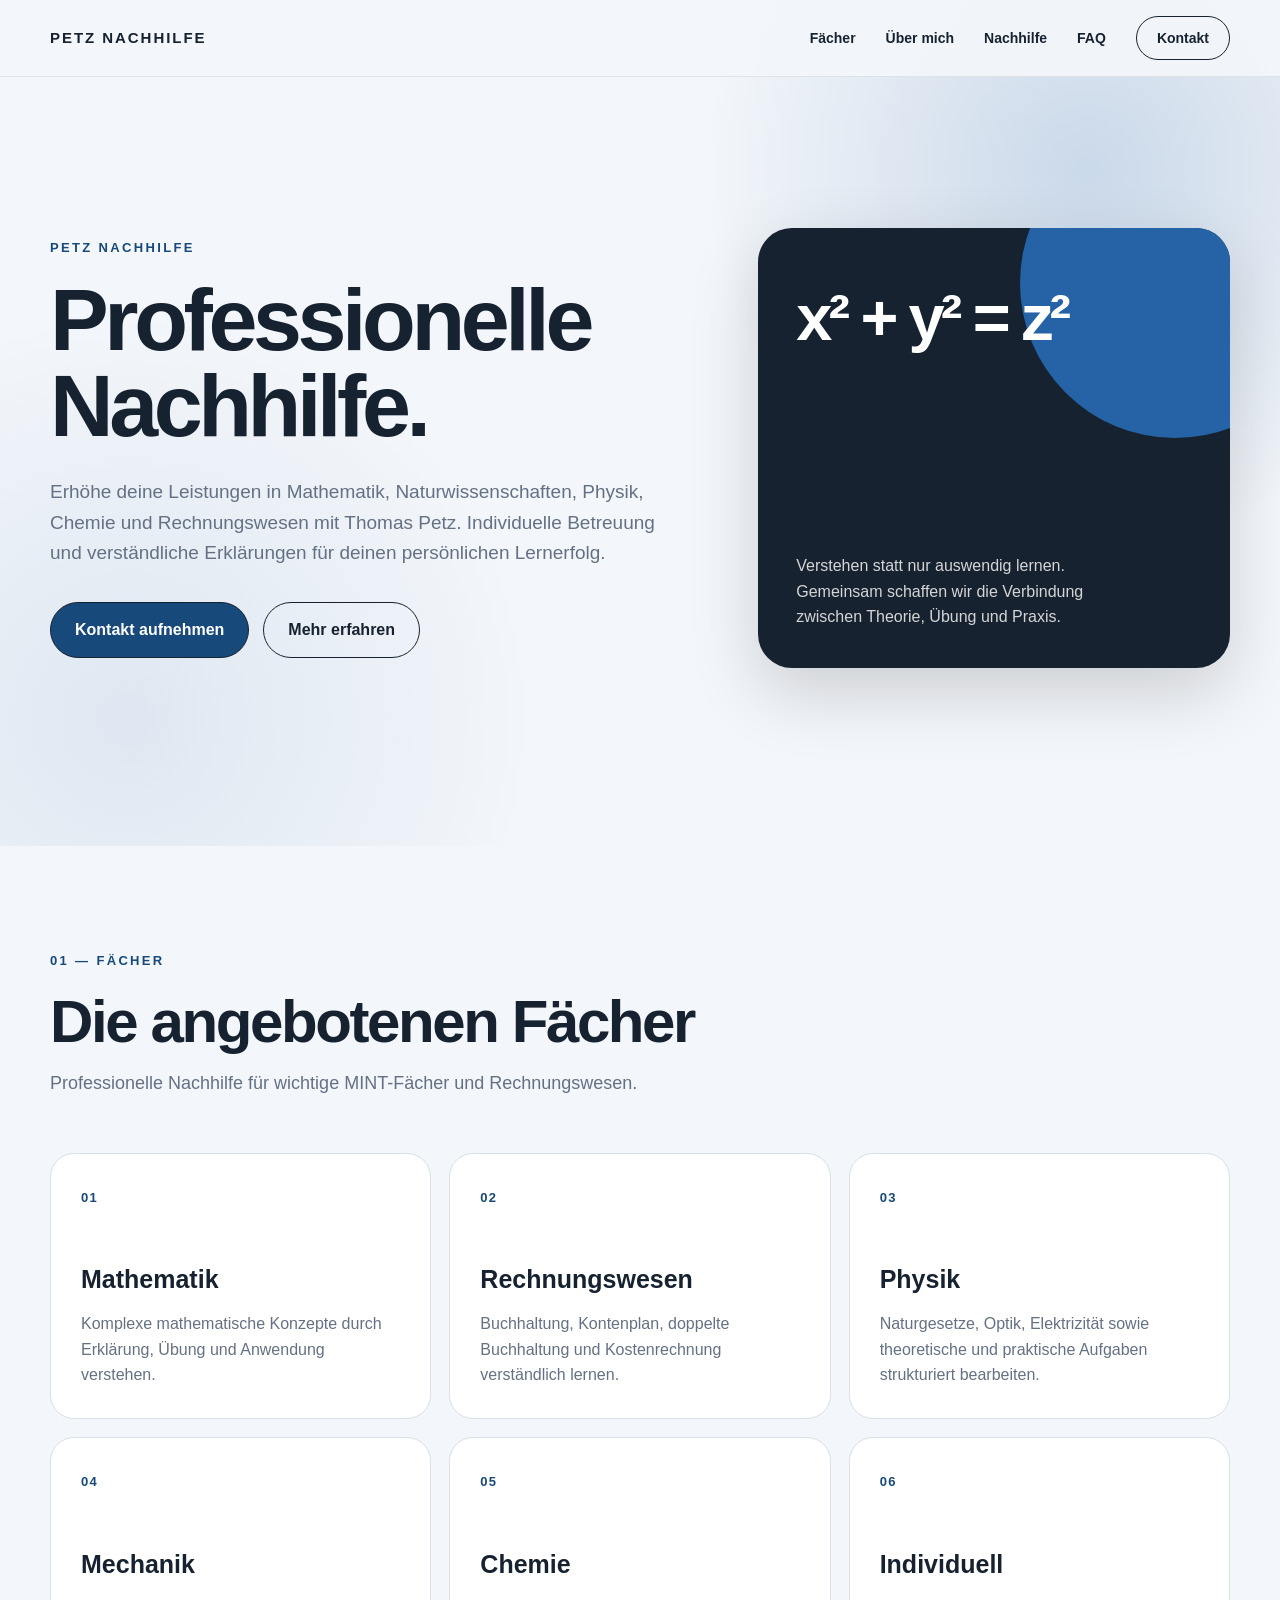
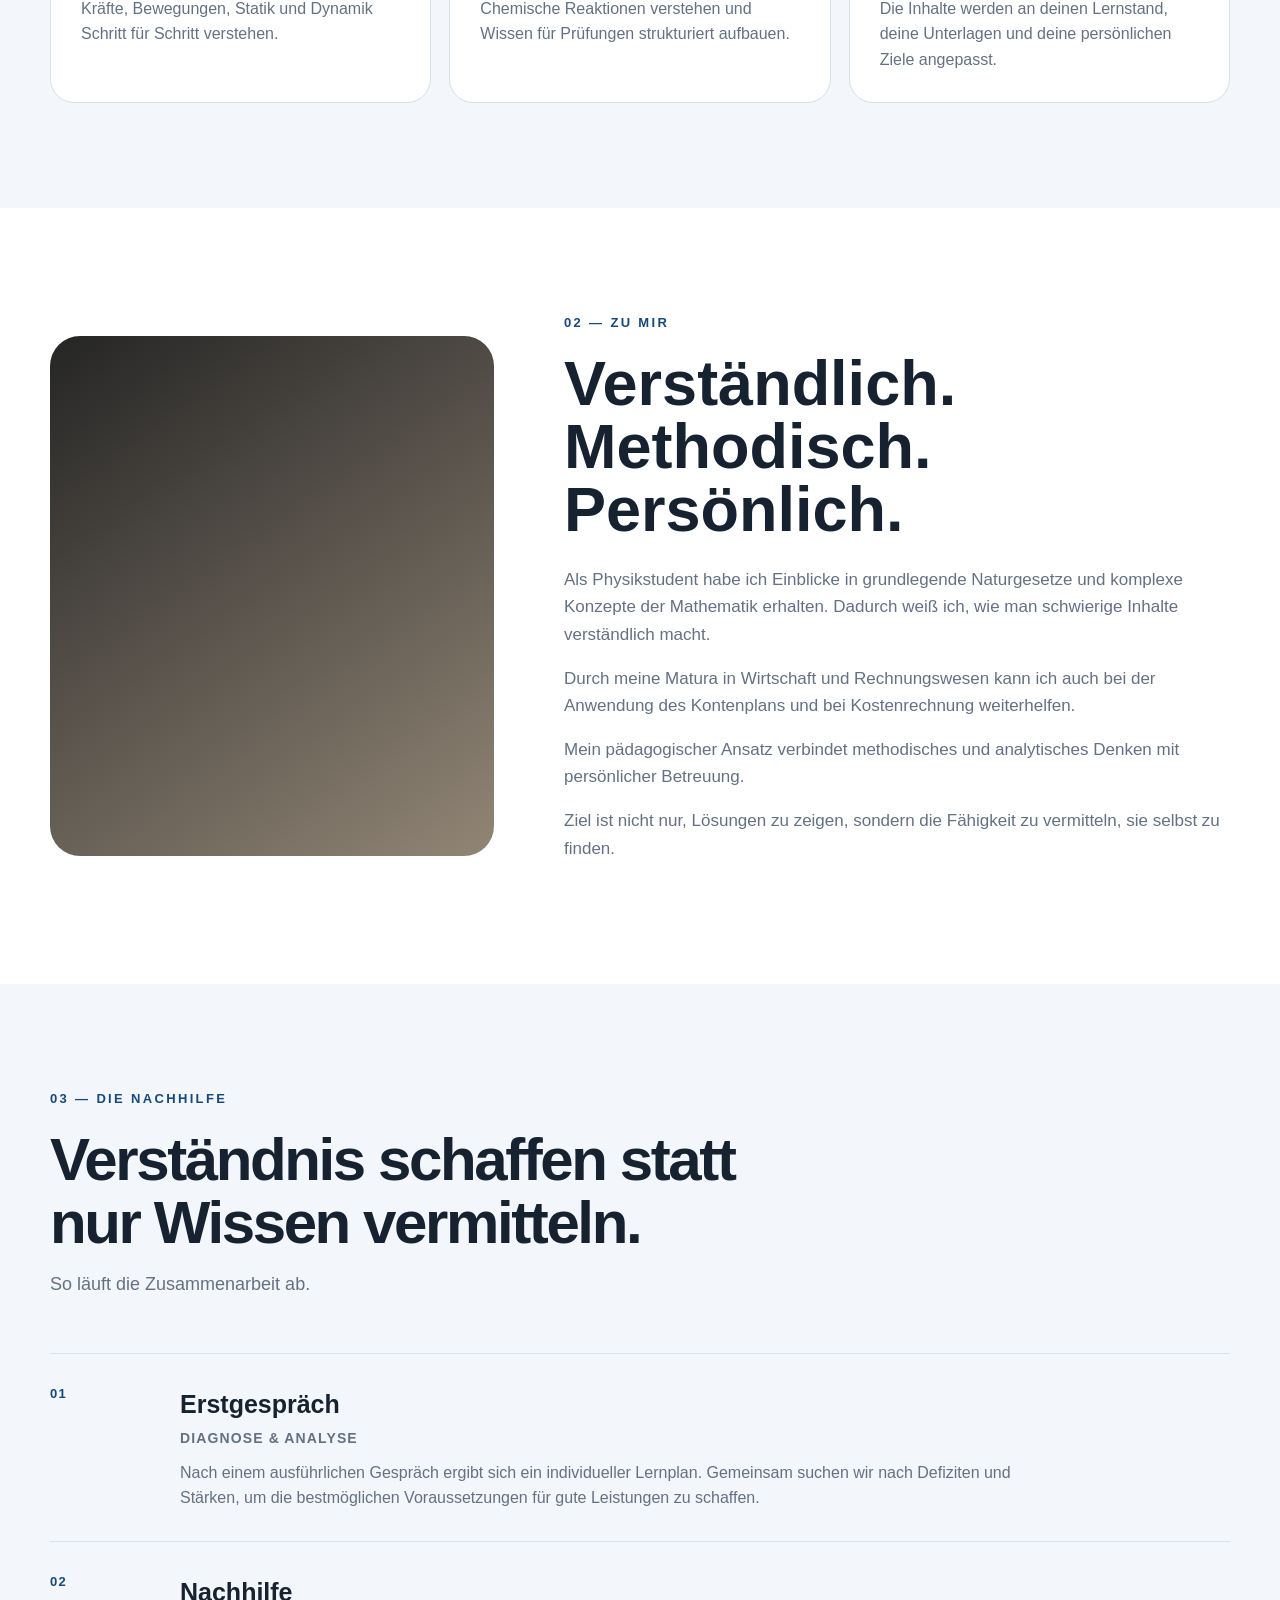
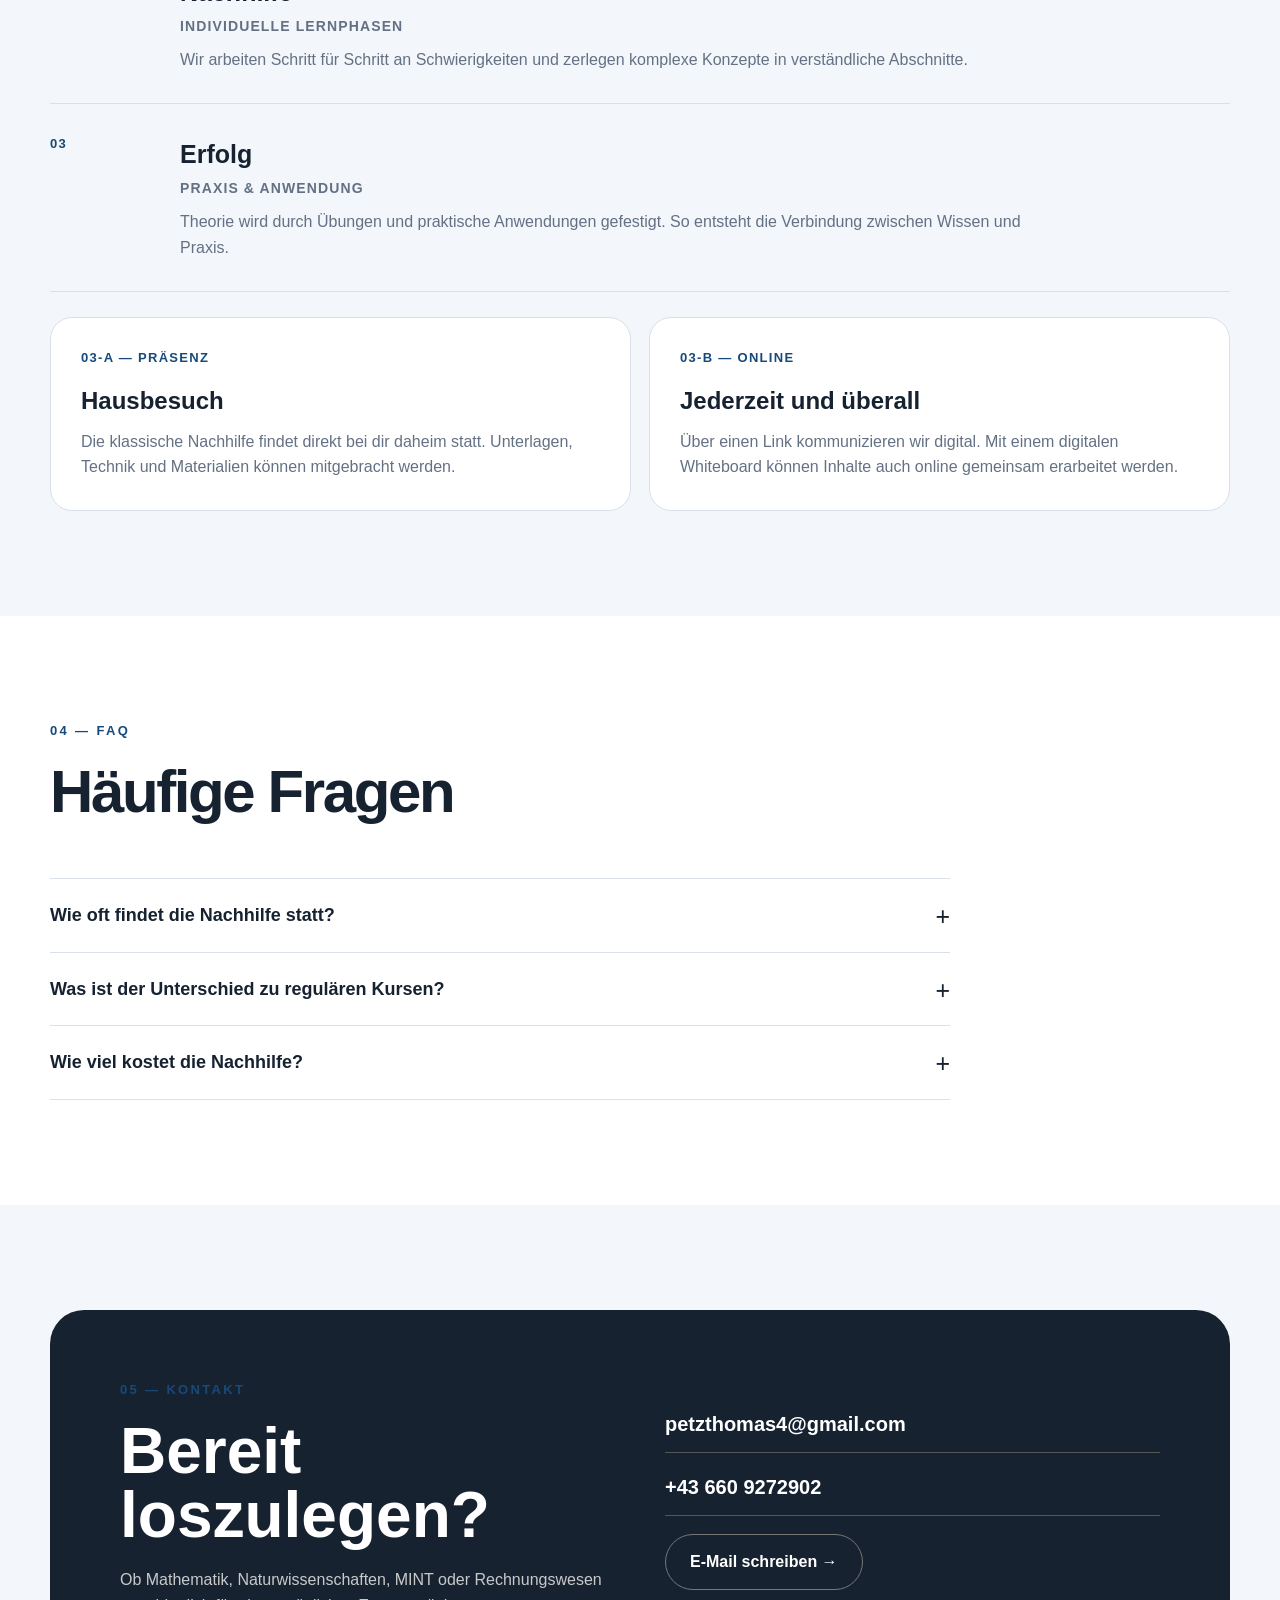
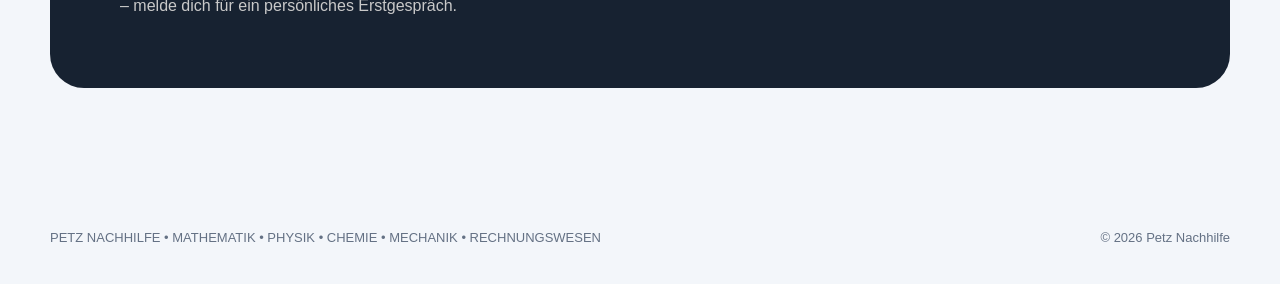
<file: index_inklCSS.html>
<!DOCTYPE html>
<html lang="de">
<head>
  <meta charset="UTF-8">
  <meta name="viewport" content="width=device-width, initial-scale=1.0">

  <title>Petz Nachhilfe – Professionelle Nachhilfe</title>

  <meta
    name="description"
    content="Professionelle Nachhilfe in Mathematik, Physik, Chemie, Mechanik und Rechnungswesen."
  >

  <link rel="stylesheet" href="style.css">

</head>


<body>

  <!-- =======================================================
       NAVIGATION
  ======================================================== -->

  <header>

    <div class="container">

      <nav>

        <a
          href="#start"
          class="logo"
        >
          PETZ NACHHILFE
        </a>

        <button
          class="mobile-menu"
          id="mobileMenu"
          aria-label="Menü öffnen"
        >
          ☰
        </button>

        <div
          class="nav-links"
          id="navLinks"
        >

          <a href="#faecher">
            Fächer
          </a>

          <a href="#ueber-mich">
            Über mich
          </a>

          <a href="#nachhilfe">
            Nachhilfe
          </a>

          <a href="#faq">
            FAQ
          </a>

          <a
            href="#kontakt"
            class="nav-contact"
          >
            Kontakt
          </a>

        </div>

      </nav>

    </div>

  </header>


  <!-- =======================================================
       HAUPTINHALT
  ======================================================== -->

  <main id="start">


    <!-- =====================================================
         HERO
    ====================================================== -->

    <section class="hero">

      <div class="container">

        <div class="hero-grid">

          <div>

            <div class="eyebrow">
              Petz Nachhilfe
            </div>

            <h1>
              Professionelle<br>
              Nachhilfe.
            </h1>

            <p class="hero-description">
              Erhöhe deine Leistungen in Mathematik,
              Naturwissenschaften, Physik, Chemie und
              Rechnungswesen mit Thomas Petz.
              Individuelle Betreuung und verständliche
              Erklärungen für deinen persönlichen Lernerfolg.
            </p>

            <div class="buttons">

              <a
                href="#kontakt"
                class="button button-primary"
              >
                Kontakt aufnehmen
              </a>

              <a
                href="#faecher"
                class="button button-secondary"
              >
                Mehr erfahren
              </a>

            </div>

          </div>


          <div class="hero-card">

            <div class="formula">
              x² + y² = z²
            </div>

            <div class="hero-card-text">
              Verstehen statt nur auswendig lernen.
              Gemeinsam schaffen wir die Verbindung
              zwischen Theorie, Übung und Praxis.
            </div>

          </div>

        </div>

      </div>

    </section>


    <!-- =====================================================
         FÄCHER
    ====================================================== -->

    <section id="faecher">

      <div class="container">

        <div class="section-heading">

          <div class="eyebrow">
            01 — Fächer
          </div>

          <h2>
            Die angebotenen Fächer
          </h2>

          <p>
            Professionelle Nachhilfe für wichtige
            MINT-Fächer und Rechnungswesen.
          </p>

        </div>


        <div class="subjects">


          <article class="subject">

            <span class="subject-number">
              01
            </span>

            <h3>
              Mathematik
            </h3>

            <p>
              Komplexe mathematische Konzepte durch
              Erklärung, Übung und Anwendung verstehen.
            </p>

          </article>


          <article class="subject">

            <span class="subject-number">
              02
            </span>

            <h3>
              Rechnungswesen
            </h3>

            <p>
              Buchhaltung, Kontenplan, doppelte
              Buchhaltung und Kostenrechnung
              verständlich lernen.
            </p>

          </article>


          <article class="subject">

            <span class="subject-number">
              03
            </span>

            <h3>
              Physik
            </h3>

            <p>
              Naturgesetze, Optik, Elektrizität sowie
              theoretische und praktische Aufgaben
              strukturiert bearbeiten.
            </p>

          </article>


          <article class="subject">

            <span class="subject-number">
              04
            </span>

            <h3>
              Mechanik
            </h3>

            <p>
              Kräfte, Bewegungen, Statik und Dynamik
              Schritt für Schritt verstehen.
            </p>

          </article>


          <article class="subject">

            <span class="subject-number">
              05
            </span>

            <h3>
              Chemie
            </h3>

            <p>
              Chemische Reaktionen verstehen und
              Wissen für Prüfungen strukturiert aufbauen.
            </p>

          </article>


          <article class="subject">

            <span class="subject-number">
              06
            </span>

            <h3>
              Individuell
            </h3>

            <p>
              Die Inhalte werden an deinen Lernstand,
              deine Unterlagen und deine persönlichen
              Ziele angepasst.
            </p>

          </article>

        </div>

      </div>

    </section>


    <!-- =====================================================
         ÜBER MICH
    ====================================================== -->

    <section
      class="about"
      id="ueber-mich"
    >

      <div class="container">

        <div class="about-grid">


          <div class="portrait">

            <!--
              HIER KANNST DU SPÄTER EIN FOTO EINSETZEN.

              Beispiel:

              <img
                src="bilder/thomas.jpg"
                alt="Thomas Petz"
              >
            -->

            <div class="portrait-person"></div>

          </div>


          <div class="about-content">

            <div class="eyebrow">
              02 — Zu mir
            </div>

            <h2>
              Verständlich.<br>
              Methodisch.<br>
              Persönlich.
            </h2>

            <p>
              Als Physikstudent habe ich Einblicke
              in grundlegende Naturgesetze und komplexe
              Konzepte der Mathematik erhalten.
              Dadurch weiß ich, wie man schwierige
              Inhalte verständlich macht.
            </p>

            <p>
              Durch meine Matura in Wirtschaft und
              Rechnungswesen kann ich auch bei der
              Anwendung des Kontenplans und bei
              Kostenrechnung weiterhelfen.
            </p>

            <p>
              Mein pädagogischer Ansatz verbindet
              methodisches und analytisches Denken
              mit persönlicher Betreuung.
            </p>

            <p>
              Ziel ist nicht nur, Lösungen zu zeigen,
              sondern die Fähigkeit zu vermitteln,
              sie selbst zu finden.
            </p>

          </div>

        </div>

      </div>

    </section>


    <!-- =====================================================
         NACHHILFE / ABLAUF
    ====================================================== -->

    <section id="nachhilfe">

      <div class="container">

        <div class="section-heading">

          <div class="eyebrow">
            03 — Die Nachhilfe
          </div>

          <h2>
            Verständnis schaffen statt
            nur Wissen vermitteln.
          </h2>

          <p>
            So läuft die Zusammenarbeit ab.
          </p>

        </div>


        <div class="steps">


          <article class="step">

            <div class="step-number">
              01
            </div>

            <div>

              <h3>
                Erstgespräch
              </h3>

              <div class="step-label">
                Diagnose & Analyse
              </div>

              <p>
                Nach einem ausführlichen Gespräch
                ergibt sich ein individueller Lernplan.
                Gemeinsam suchen wir nach Defiziten
                und Stärken, um die bestmöglichen
                Voraussetzungen für gute Leistungen
                zu schaffen.
              </p>

            </div>

          </article>


          <article class="step">

            <div class="step-number">
              02
            </div>

            <div>

              <h3>
                Nachhilfe
              </h3>

              <div class="step-label">
                Individuelle Lernphasen
              </div>

              <p>
                Wir arbeiten Schritt für Schritt
                an Schwierigkeiten und zerlegen
                komplexe Konzepte in verständliche
                Abschnitte.
              </p>

            </div>

          </article>


          <article class="step">

            <div class="step-number">
              03
            </div>

            <div>

              <h3>
                Erfolg
              </h3>

              <div class="step-label">
                Praxis & Anwendung
              </div>

              <p>
                Theorie wird durch Übungen und
                praktische Anwendungen gefestigt.
                So entsteht die Verbindung zwischen
                Wissen und Praxis.
              </p>

            </div>

          </article>


        </div>


        <!-- ONLINE / PRÄSENZ -->

        <div class="learning-modes">


          <article class="mode">

            <div class="mode-number">
              03-A — PRÄSENZ
            </div>

            <h3>
              Hausbesuch
            </h3>

            <p>
              Die klassische Nachhilfe findet direkt
              bei dir daheim statt. Unterlagen,
              Technik und Materialien können
              mitgebracht werden.
            </p>

          </article>


          <article class="mode">

            <div class="mode-number">
              03-B — ONLINE
            </div>

            <h3>
              Jederzeit und überall
            </h3>

            <p>
              Über einen Link kommunizieren wir
              digital. Mit einem digitalen Whiteboard
              können Inhalte auch online gemeinsam
              erarbeitet werden.
            </p>

          </article>


        </div>

      </div>

    </section>


    <!-- =====================================================
         FAQ
    ====================================================== -->

    <section
      class="faq"
      id="faq"
    >

      <div class="container">

        <div class="section-heading">

          <div class="eyebrow">
            04 — FAQ
          </div>

          <h2>
            Häufige Fragen
          </h2>

        </div>


        <div class="faq-list">


          <details>

            <summary>
              Wie oft findet die Nachhilfe statt?
            </summary>

            <p>
              Die Häufigkeit hängt vom individuellen
              Bedarf ab. In der Regel sind ein bis zwei
              Einheiten pro Woche sinnvoll. Für Prüfungen
              kann auch ein intensiverer Lernplan
              vereinbart werden.
            </p>

          </details>


          <details>

            <summary>
              Was ist der Unterschied zu regulären Kursen?
            </summary>

            <p>
              Die Nachhilfe findet auf individueller
              Ebene statt. Der Ansatz kann dadurch
              direkt an Lernstil, Lernstand und
              konkreten Lernstoff angepasst werden.
            </p>

          </details>


          <details>

            <summary>
              Wie viel kostet die Nachhilfe?
            </summary>

            <p>
              Die Kosten können abhängig vom
              Bildungsniveau, der Anreisedistanz und
              der Anzahl der gebuchten Stunden
              unterschiedlich ausfallen.
            </p>

          </details>


        </div>

      </div>

    </section>


    <!-- =====================================================
         KONTAKT
    ====================================================== -->

    <section id="kontakt">

      <div class="container">

        <div class="contact-box">


          <div>

            <div class="eyebrow">
              05 — Kontakt
            </div>

            <h2>
              Bereit<br>
              loszulegen?
            </h2>

            <p>
              Ob Mathematik, Naturwissenschaften,
              MINT oder Rechnungswesen – melde dich
              für ein persönliches Erstgespräch.
            </p>

          </div>


          <div class="contact-details">

            <a
              class="contact-link"
              href="mailto:petzthomas4@gmail.com"
            >
              petzthomas4@gmail.com
            </a>

            <a
              class="contact-link"
              href="tel:+436609272902"
            >
              +43 660 9272902
            </a>

            <a
              class="button contact-button"
              href="mailto:petzthomas4@gmail.com?subject=Anfrage%20Nachhilfe"
            >
              E-Mail schreiben →
            </a>

          </div>


        </div>

      </div>

    </section>

  </main>


  <!-- =======================================================
       FOOTER
  ======================================================== -->

  <footer>

    <div class="container">

      <span>
        PETZ NACHHILFE
        • MATHEMATIK
        • PHYSIK
        • CHEMIE
        • MECHANIK
        • RECHNUNGSWESEN
      </span>

      <span>
        © 2026 Petz Nachhilfe
      </span>

    </div>

  </footer>


  <!-- =======================================================
       JAVASCRIPT
  ======================================================== -->

  <script>

    const mobileMenu =
      document.getElementById("mobileMenu");

    const navLinks =
      document.getElementById("navLinks");


    mobileMenu.addEventListener(
      "click",
      function () {

        navLinks.classList.toggle("active");

      }
    );


    /*
      Mobile Menü nach Klick auf einen Link schließen
    */

    document
      .querySelectorAll(".nav-links a")
      .forEach(function (link) {

        link.addEventListener(
          "click",
          function () {

            navLinks.classList.remove("active");

          }
        );

      });


    /*
      FAQ:
      Beim Öffnen eines Elements werden die anderen
      automatisch geschlossen.
    */

    const faqItems =
      document.querySelectorAll("details");

    faqItems.forEach(function (item) {

      item.addEventListener(
        "toggle",
        function () {

          if (!item.open) {
            return;
          }

          faqItems.forEach(function (other) {

            if (
              other !== item &&
              other.open
            ) {
              other.open = false;
            }

          });

        }
      );

    });


    /*
      Header beim Scrollen leicht abdunkeln
    */

    window.addEventListener(
      "scroll",
      function () {

        const header =
          document.querySelector("header");

        if (window.scrollY > 30) {

          header.style.boxShadow =
            "0 5px 25px rgba(0,0,0,.06)";

        } else {

          header.style.boxShadow =
            "none";

        }

      }
    );

  </script>

</body>
</html>
</file>
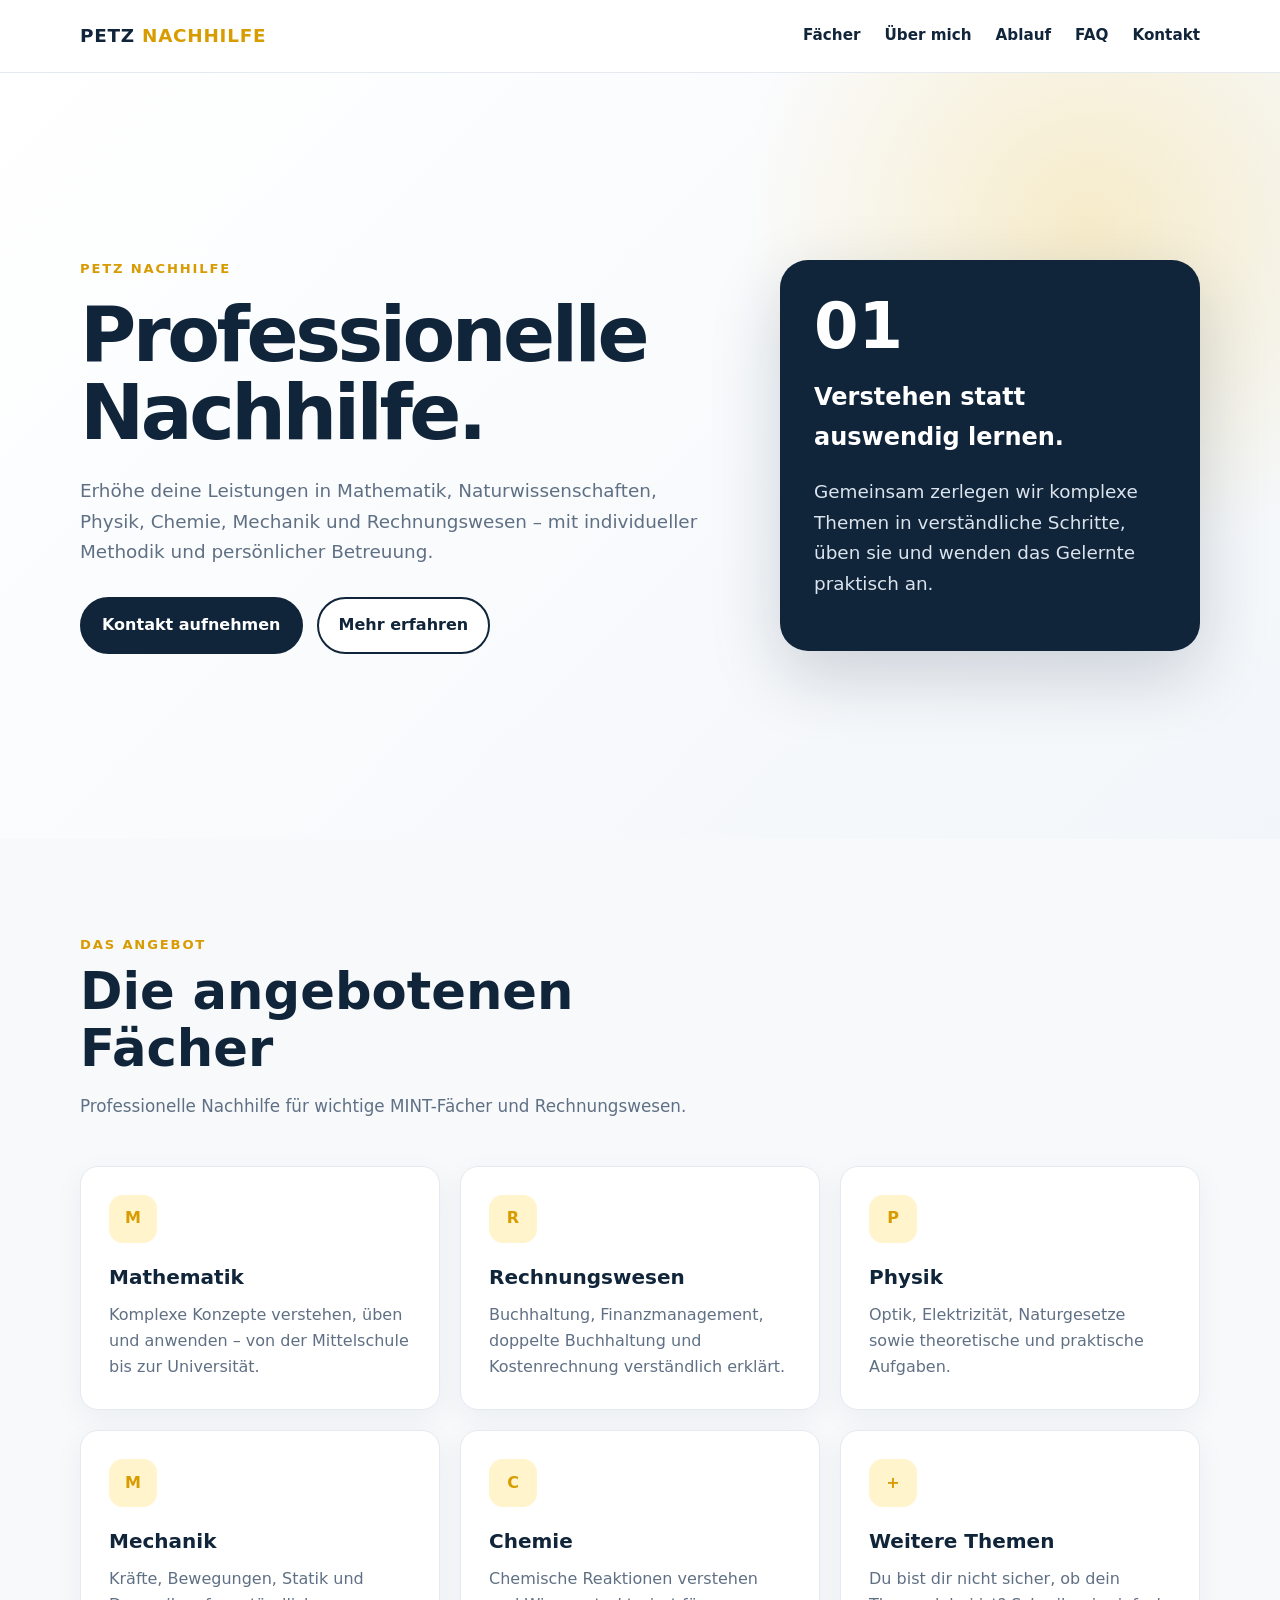
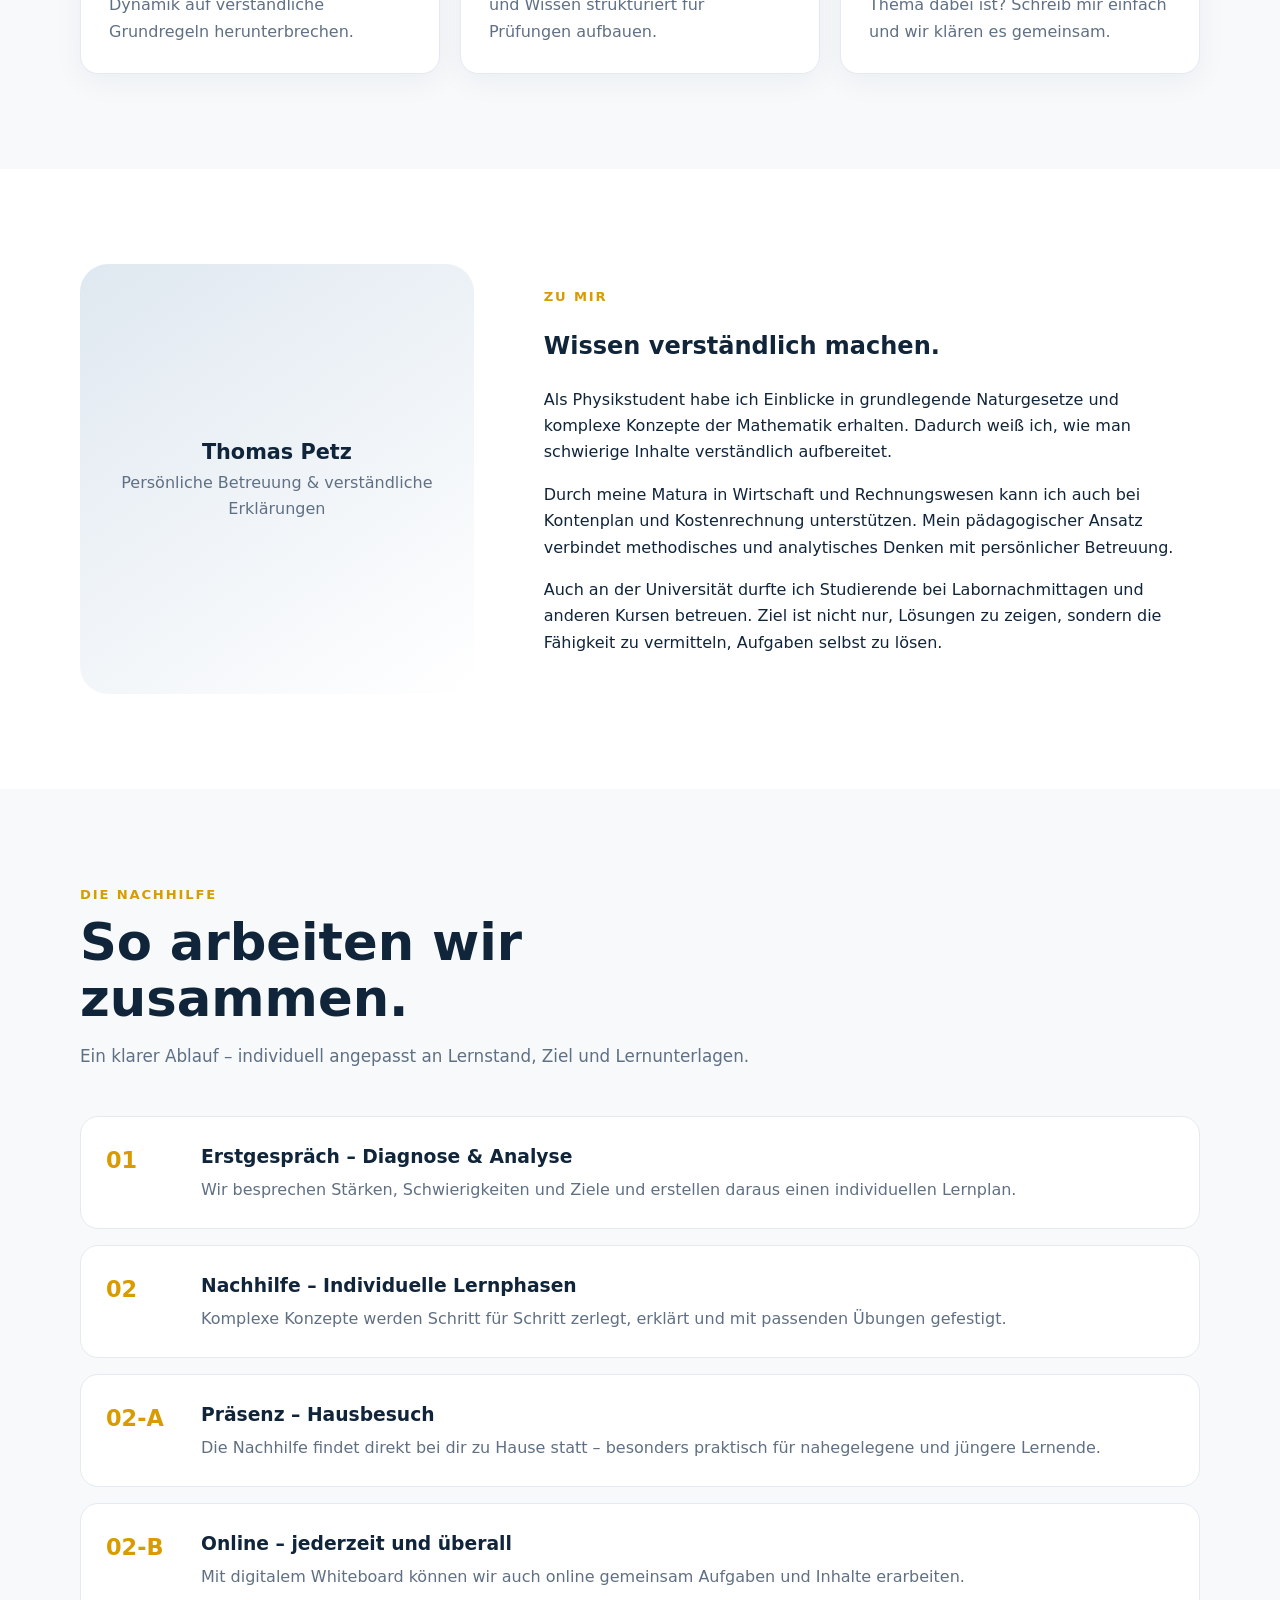
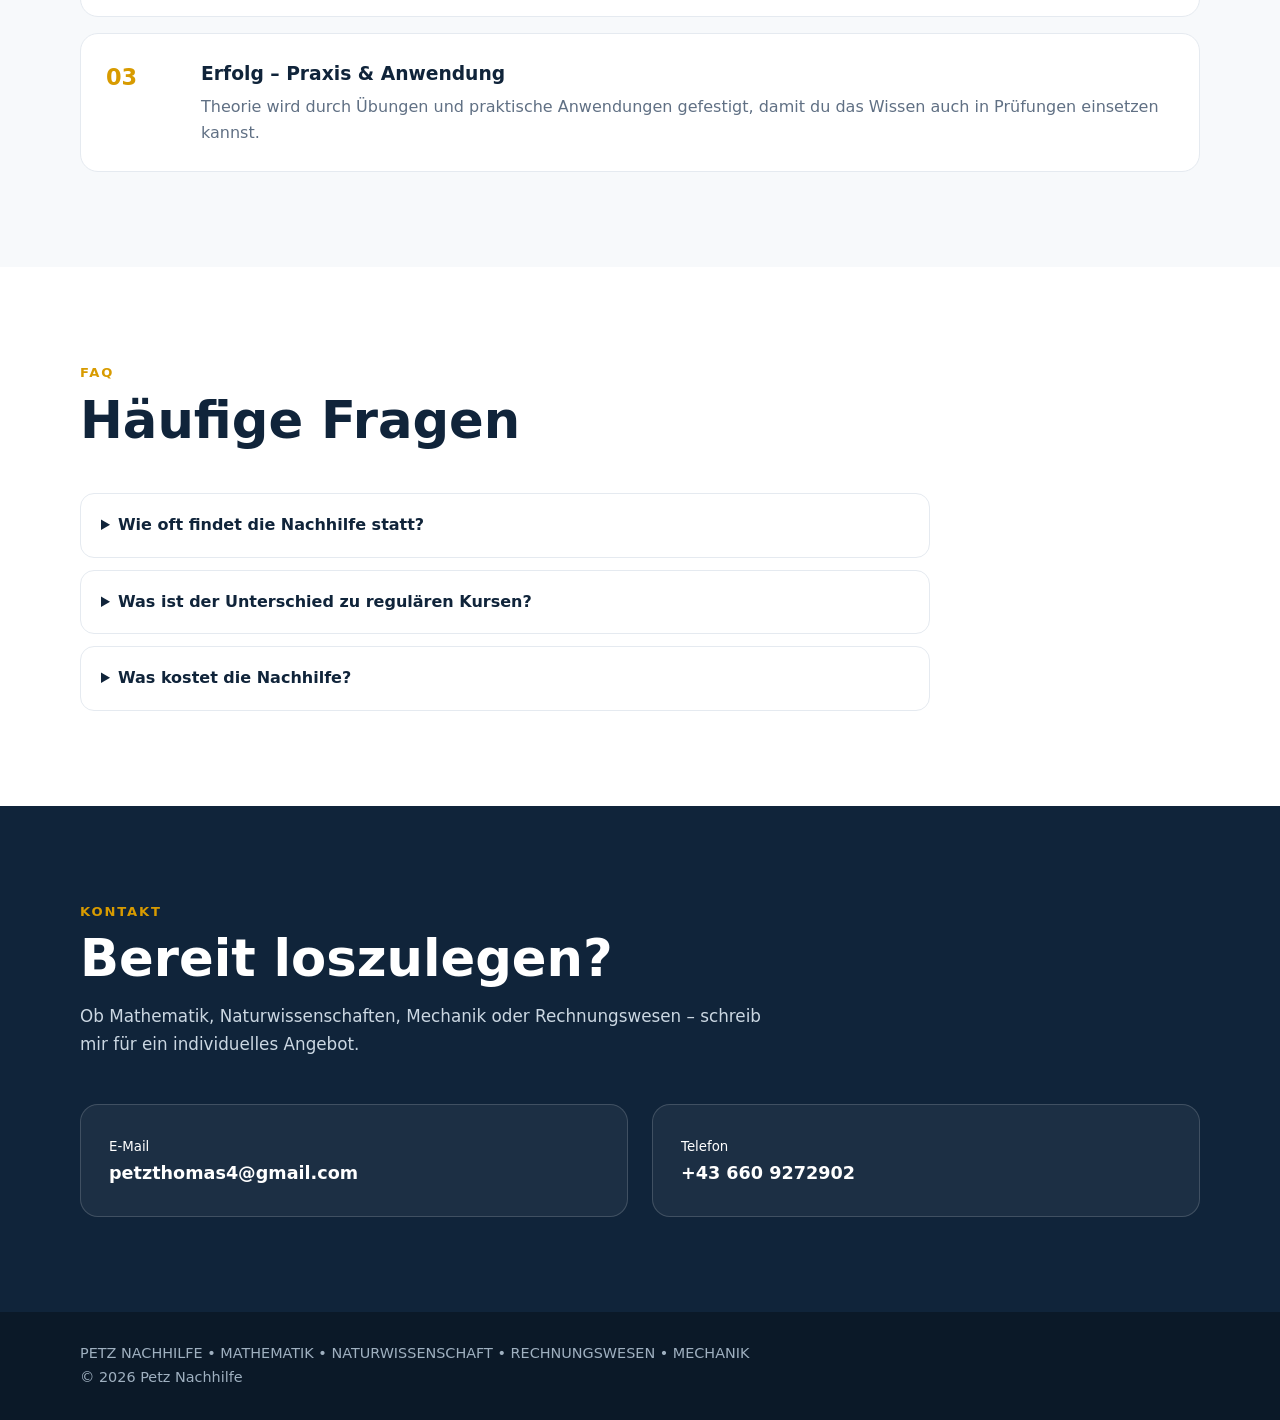
<file: index_OLD.html>
<!doctype html>
<html lang="de">
<head>
  <meta charset="utf-8">
  <meta name="viewport" content="width=device-width, initial-scale=1">
  <meta name="description" content="Professionelle Nachhilfe in Mathematik, Naturwissenschaften, Physik, Chemie, Mechanik und Rechnungswesen mit Thomas Petz.">
  <title>Petz Nachhilfe | Mathematik & Naturwissenschaft</title>
  <style>
    :root{
      --ink:#10243a;
      --muted:#607084;
      --accent:#f4b400;
      --accent-dark:#d89b00;
      --bg:#f7f9fb;
      --card:#ffffff;
      --line:#e5eaf0;
      --max:1120px;
      --radius:18px;
    }
    *{box-sizing:border-box}
    html{scroll-behavior:smooth}
    body{
      margin:0;
      font-family:Inter, ui-sans-serif, system-ui, -apple-system, BlinkMacSystemFont, "Segoe UI", sans-serif;
      color:var(--ink);
      background:var(--bg);
      line-height:1.65;
    }
    a{color:inherit}
    .container{width:min(calc(100% - 40px),var(--max));margin:auto}
    header{
      position:sticky;top:0;z-index:20;
      background:rgba(255,255,255,.94);
      backdrop-filter:blur(12px);
      border-bottom:1px solid var(--line);
    }
    nav{height:72px;display:flex;align-items:center;justify-content:space-between;gap:20px}
    .logo{font-size:1.15rem;font-weight:800;letter-spacing:.04em}
    .logo span{color:var(--accent-dark)}
    .navlinks{display:flex;gap:24px;align-items:center}
    .navlinks a{text-decoration:none;font-weight:650;font-size:.95rem}
    .navlinks a:hover{color:var(--accent-dark)}
    .menu{display:none;background:none;border:0;font-size:1.5rem}
    .hero{
      min-height:680px;
      display:grid;place-items:center;
      background:
        radial-gradient(circle at 85% 20%, rgba(244,180,0,.20), transparent 28%),
        linear-gradient(135deg,#fff 0%,#f2f6fa 100%);
    }
    .hero-grid{display:grid;grid-template-columns:1.2fr .8fr;gap:70px;align-items:center;padding:90px 0}
    .eyebrow{font-size:.82rem;font-weight:800;letter-spacing:.14em;text-transform:uppercase;color:var(--accent-dark)}
    h1{font-size:clamp(2.6rem,6vw,5rem);line-height:1.02;margin:16px 0 24px;letter-spacing:-.045em}
    .hero p{font-size:1.15rem;color:var(--muted);max-width:650px}
    .buttons{display:flex;gap:14px;flex-wrap:wrap;margin-top:30px}
    .btn{
      display:inline-block;padding:13px 20px;border-radius:999px;
      text-decoration:none;font-weight:800;border:2px solid var(--ink)
    }
    .btn.primary{background:var(--ink);color:#fff}
    .btn.secondary{background:#fff}
    .hero-card{
      background:var(--ink);color:#fff;border-radius:28px;padding:34px;
      box-shadow:0 25px 70px rgba(16,36,58,.18)
    }
    .hero-card .big{font-size:4rem;font-weight:900;line-height:1}
    .hero-card p{color:#dbe4ed}
    section{padding:95px 0}
    .section-head{max-width:700px;margin-bottom:45px}
    .section-head h2{font-size:clamp(2rem,4vw,3.2rem);line-height:1.1;margin:8px 0 14px}
    .section-head p{color:var(--muted);font-size:1.05rem}
    .cards{display:grid;grid-template-columns:repeat(3,1fr);gap:20px}
    .card{
      background:var(--card);border:1px solid var(--line);border-radius:var(--radius);
      padding:28px;box-shadow:0 8px 30px rgba(16,36,58,.05)
    }
    .icon{
      width:48px;height:48px;border-radius:14px;background:#fff4cc;
      display:grid;place-items:center;font-weight:900;color:var(--accent-dark);margin-bottom:18px
    }
    .card h3{margin:0 0 8px;font-size:1.25rem}
    .card p{margin:0;color:var(--muted)}
    .about{background:#fff}
    .about-grid{display:grid;grid-template-columns:.75fr 1.25fr;gap:70px;align-items:center}
    .portrait{
      min-height:430px;border-radius:28px;
      background:linear-gradient(145deg,#dfe8f0,#fff);
      display:grid;place-items:center;text-align:center;color:var(--muted);padding:30px
    }
    .portrait strong{display:block;color:var(--ink);font-size:1.3rem}
    .steps{display:grid;gap:16px}
    .step{display:grid;grid-template-columns:75px 1fr;gap:20px;padding:25px;background:#fff;border:1px solid var(--line);border-radius:18px}
    .num{font-size:1.4rem;font-weight:900;color:var(--accent-dark)}
    .step h3{margin:0 0 4px}.step p{margin:0;color:var(--muted)}
    .faq{display:grid;gap:12px;max-width:850px}
    details{background:#fff;border:1px solid var(--line);border-radius:14px;padding:18px 20px}
    summary{cursor:pointer;font-weight:800}
    details p{color:var(--muted);margin-bottom:0}
    .contact{background:var(--ink);color:#fff}
    .contact .section-head p{color:#cbd7e2}
    .contact-grid{display:grid;grid-template-columns:1fr 1fr;gap:24px}
    .contact-box{padding:28px;border:1px solid rgba(255,255,255,.16);border-radius:18px;background:rgba(255,255,255,.05)}
    .contact-box a{font-size:1.1rem;font-weight:750;text-decoration:none}
    footer{padding:30px 0;background:#0b1928;color:#9fb0c0;font-size:.9rem}
    @media(max-width:850px){
      .navlinks{display:none}.menu{display:block}
      .hero-grid,.about-grid,.contact-grid{grid-template-columns:1fr}
      .hero{min-height:auto}.hero-grid{padding:70px 0;gap:35px}
      .cards{grid-template-columns:1fr 1fr}
    }
    @media(max-width:560px){
      .container{width:min(calc(100% - 28px),var(--max))}
      section{padding:70px 0}
      .cards{grid-template-columns:1fr}
      h1{font-size:2.7rem}
    }
  </style>
</head>
<body>

<header>
  <div class="container">
    <nav>
      <a class="logo" href="#top" style="text-decoration:none">PETZ <span>NACHHILFE</span></a>
      <div class="navlinks">
        <a href="#faecher">Fächer</a>
        <a href="#ueber-mich">Über mich</a>
        <a href="#ablauf">Ablauf</a>
        <a href="#faq">FAQ</a>
        <a href="#kontakt">Kontakt</a>
      </div>
      <button class="menu" aria-label="Menü">☰</button>
    </nav>
  </div>
</header>

<main id="top">

  <section class="hero">
    <div class="container hero-grid">
      <div>
        <div class="eyebrow">Petz Nachhilfe</div>
        <h1>Professionelle<br>Nachhilfe.</h1>
        <p>
          Erhöhe deine Leistungen in Mathematik, Naturwissenschaften, Physik,
          Chemie, Mechanik und Rechnungswesen – mit individueller Methodik
          und persönlicher Betreuung.
        </p>
        <div class="buttons">
          <a class="btn primary" href="#kontakt">Kontakt aufnehmen</a>
          <a class="btn secondary" href="#faecher">Mehr erfahren</a>
        </div>
      </div>

      <div class="hero-card">
        <div class="big">01</div>
        <h2>Verstehen statt auswendig lernen.</h2>
        <p>
          Gemeinsam zerlegen wir komplexe Themen in verständliche Schritte,
          üben sie und wenden das Gelernte praktisch an.
        </p>
      </div>
    </div>
  </section>

  <section id="faecher">
    <div class="container">
      <div class="section-head">
        <div class="eyebrow">Das Angebot</div>
        <h2>Die angebotenen Fächer</h2>
        <p>Professionelle Nachhilfe für wichtige MINT-Fächer und Rechnungswesen.</p>
      </div>

      <div class="cards">
        <article class="card"><div class="icon">M</div><h3>Mathematik</h3><p>Komplexe Konzepte verstehen, üben und anwenden – von der Mittelschule bis zur Universität.</p></article>
        <article class="card"><div class="icon">R</div><h3>Rechnungswesen</h3><p>Buchhaltung, Finanzmanagement, doppelte Buchhaltung und Kostenrechnung verständlich erklärt.</p></article>
        <article class="card"><div class="icon">P</div><h3>Physik</h3><p>Optik, Elektrizität, Naturgesetze sowie theoretische und praktische Aufgaben.</p></article>
        <article class="card"><div class="icon">M</div><h3>Mechanik</h3><p>Kräfte, Bewegungen, Statik und Dynamik auf verständliche Grundregeln herunterbrechen.</p></article>
        <article class="card"><div class="icon">C</div><h3>Chemie</h3><p>Chemische Reaktionen verstehen und Wissen strukturiert für Prüfungen aufbauen.</p></article>
        <article class="card"><div class="icon">+</div><h3>Weitere Themen</h3><p>Du bist dir nicht sicher, ob dein Thema dabei ist? Schreib mir einfach und wir klären es gemeinsam.</p></article>
      </div>
    </div>
  </section>

  <section class="about" id="ueber-mich">
    <div class="container about-grid">
      <div class="portrait">
        <div>
          <strong>Thomas Petz</strong>
          <span>Persönliche Betreuung & verständliche Erklärungen</span>
        </div>
      </div>
      <div>
        <div class="eyebrow">Zu mir</div>
        <h2>Wissen verständlich machen.</h2>
        <p>
          Als Physikstudent habe ich Einblicke in grundlegende Naturgesetze
          und komplexe Konzepte der Mathematik erhalten. Dadurch weiß ich,
          wie man schwierige Inhalte verständlich aufbereitet.
        </p>
        <p>
          Durch meine Matura in Wirtschaft und Rechnungswesen kann ich auch
          bei Kontenplan und Kostenrechnung unterstützen. Mein pädagogischer
          Ansatz verbindet methodisches und analytisches Denken mit persönlicher Betreuung.
        </p>
        <p>
          Auch an der Universität durfte ich Studierende bei Labornachmittagen
          und anderen Kursen betreuen. Ziel ist nicht nur, Lösungen zu zeigen,
          sondern die Fähigkeit zu vermitteln, Aufgaben selbst zu lösen.
        </p>
      </div>
    </div>
  </section>

  <section id="ablauf">
    <div class="container">
      <div class="section-head">
        <div class="eyebrow">Die Nachhilfe</div>
        <h2>So arbeiten wir zusammen.</h2>
        <p>Ein klarer Ablauf – individuell angepasst an Lernstand, Ziel und Lernunterlagen.</p>
      </div>

      <div class="steps">
        <article class="step"><div class="num">01</div><div><h3>Erstgespräch – Diagnose & Analyse</h3><p>Wir besprechen Stärken, Schwierigkeiten und Ziele und erstellen daraus einen individuellen Lernplan.</p></div></article>
        <article class="step"><div class="num">02</div><div><h3>Nachhilfe – Individuelle Lernphasen</h3><p>Komplexe Konzepte werden Schritt für Schritt zerlegt, erklärt und mit passenden Übungen gefestigt.</p></div></article>
        <article class="step"><div class="num">02-A</div><div><h3>Präsenz – Hausbesuch</h3><p>Die Nachhilfe findet direkt bei dir zu Hause statt – besonders praktisch für nahegelegene und jüngere Lernende.</p></div></article>
        <article class="step"><div class="num">02-B</div><div><h3>Online – jederzeit und überall</h3><p>Mit digitalem Whiteboard können wir auch online gemeinsam Aufgaben und Inhalte erarbeiten.</p></div></article>
        <article class="step"><div class="num">03</div><div><h3>Erfolg – Praxis & Anwendung</h3><p>Theorie wird durch Übungen und praktische Anwendungen gefestigt, damit du das Wissen auch in Prüfungen einsetzen kannst.</p></div></article>
      </div>
    </div>
  </section>

  <section id="faq" class="about">
    <div class="container">
      <div class="section-head">
        <div class="eyebrow">FAQ</div>
        <h2>Häufige Fragen</h2>
      </div>
      <div class="faq">
        <details><summary>Wie oft findet die Nachhilfe statt?</summary><p>Die Häufigkeit hängt vom individuellen Bedarf ab. In der Regel sind 1–2 Termine pro Woche sinnvoll. Für Prüfungen kann auch ein Intensivkurs sinnvoll sein.</p></details>
        <details><summary>Was ist der Unterschied zu regulären Kursen?</summary><p>Die Betreuung findet individuell statt. Der Lernstoff wird an den jeweiligen Lernstand und die Lernunterlagen angepasst und gemeinsam praktisch angewendet.</p></details>
        <details><summary>Was kostet die Nachhilfe?</summary><p>Die Kosten hängen vom Bildungsniveau, der Anreisedistanz und der Anzahl der gebuchten Stunden ab. Für ein konkretes Angebot kannst du direkt Kontakt aufnehmen.</p></details>
      </div>
    </div>
  </section>

  <section class="contact" id="kontakt">
    <div class="container">
      <div class="section-head">
        <div class="eyebrow">Kontakt</div>
        <h2>Bereit loszulegen?</h2>
        <p>Ob Mathematik, Naturwissenschaften, Mechanik oder Rechnungswesen – schreib mir für ein individuelles Angebot.</p>
      </div>
      <div class="contact-grid">
        <div class="contact-box"><small>E-Mail</small><br><a href="mailto:petzthomas4@gmail.com">petzthomas4@gmail.com</a></div>
        <div class="contact-box"><small>Telefon</small><br><a href="tel:+436609272902">+43 660 9272902</a></div>
      </div>
    </div>
  </section>

</main>

<footer>
  <div class="container">
    PETZ NACHHILFE • MATHEMATIK • NATURWISSENSCHAFT • RECHNUNGSWESEN • MECHANIK
    <br>© 2026 Petz Nachhilfe
  </div>
</footer>

</body>
</html>
</file>
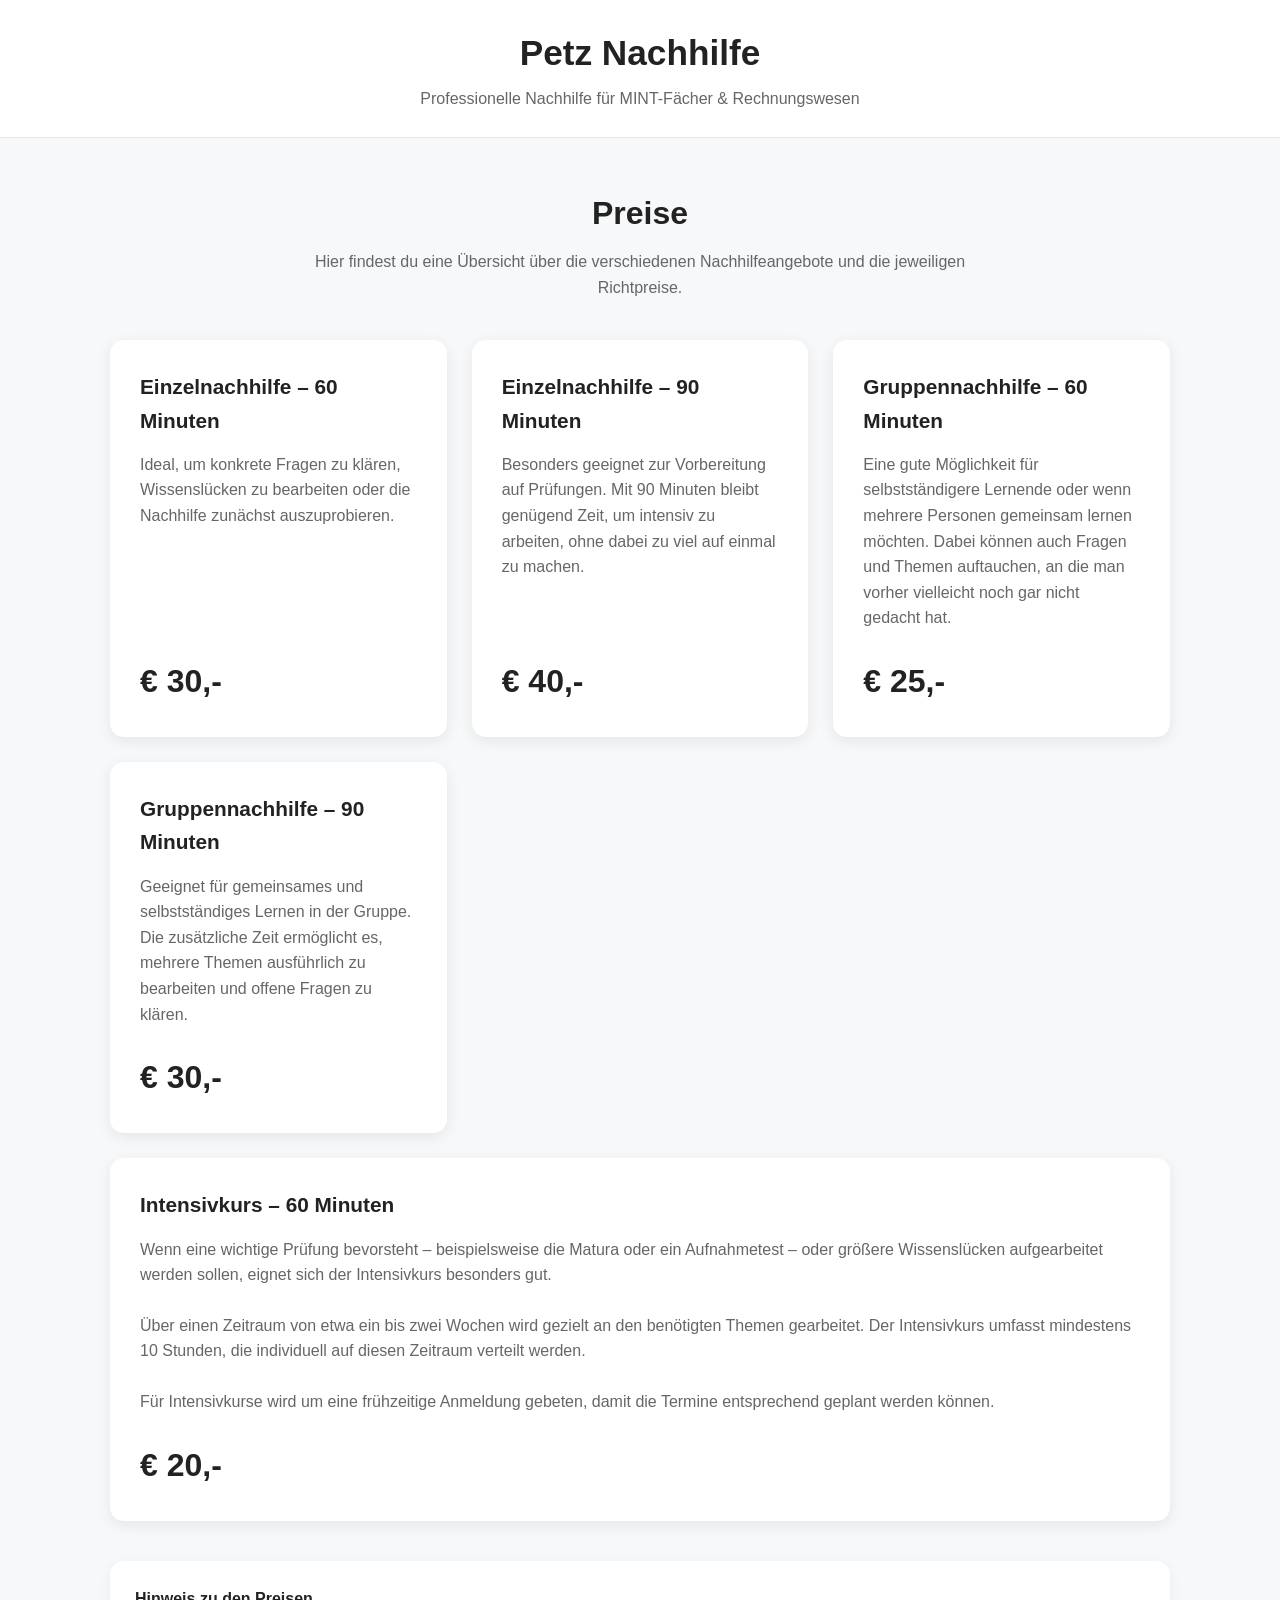
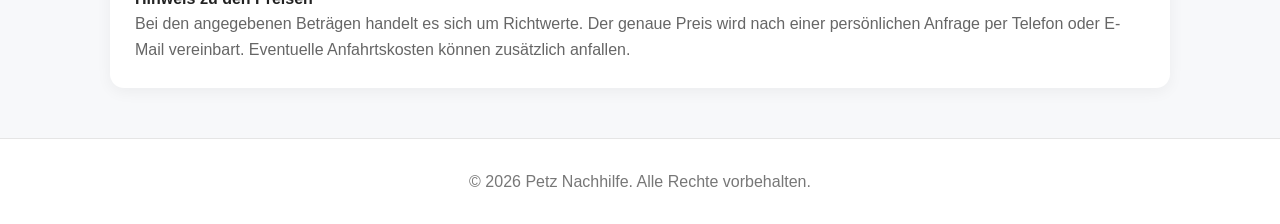
<file: preise/index2.html>
<!DOCTYPE html>

<html lang="de"> <head> <meta charset="UTF-8"> <meta name="viewport" content="width=device-width, initial-scale=1.0">

<title>Preise | Petz Nachhilfe</title>

<style>
    * {
        box-sizing: border-box;
        margin: 0;
        padding: 0;
    }

    body {
        font-family: Arial, Helvetica, sans-serif;
        background: #f7f8fa;
        color: #222;
        line-height: 1.6;
    }

    header {
        background: #ffffff;
        padding: 25px 20px;
        text-align: center;
        border-bottom: 1px solid #e5e5e5;
    }

    header h1 {
        font-size: 2.2rem;
        margin-bottom: 5px;
    }

    header p {
        color: #666;
    }

    .container {
        max-width: 1100px;
        margin: 50px auto;
        padding: 0 20px;
    }

    .intro {
        text-align: center;
        margin-bottom: 40px;
    }

    .intro h2 {
        font-size: 2rem;
        margin-bottom: 10px;
    }

    .intro p {
        color: #666;
        max-width: 700px;
        margin: auto;
    }

    .prices {
        display: grid;
        grid-template-columns: repeat(auto-fit, minmax(250px, 1fr));
        gap: 25px;
    }

    .price-card {
        background: white;
        border-radius: 14px;
        padding: 30px;
        box-shadow: 0 4px 15px rgba(0, 0, 0, 0.08);
        display: flex;
        flex-direction: column;
        justify-content: space-between;
    }

    .price-card h3 {
        font-size: 1.3rem;
        margin-bottom: 15px;
    }

    .description {
        color: #666;
        margin-bottom: 25px;
    }

    .price {
        font-size: 2rem;
        font-weight: bold;
        margin-top: auto;
    }

    .intensive {
        margin-top: 25px;
    }

    .note {
        margin-top: 40px;
        background: #ffffff;
        border-radius: 14px;
        padding: 25px;
        color: #666;
        box-shadow: 0 4px 15px rgba(0, 0, 0, 0.05);
    }

    .note strong {
        color: #222;
    }

    footer {
        text-align: center;
        padding: 30px 20px;
        margin-top: 50px;
        background: #ffffff;
        color: #777;
        border-top: 1px solid #e5e5e5;
    }

    @media (max-width: 600px) {
        header h1 {
            font-size: 1.8rem;
        }

        .container {
            margin: 30px auto;
        }

        .price-card {
            padding: 25px;
        }
    }
</style>

</head>

<body>

<header>
    <h1>Petz Nachhilfe</h1>
    <p>Professionelle Nachhilfe für MINT-Fächer &amp; Rechnungswesen</p>
</header>

<main class="container">

    <section class="intro">
        <h2>Preise</h2>
        <p>
            Hier findest du eine Übersicht über die verschiedenen
            Nachhilfeangebote und die jeweiligen Richtpreise.
        </p>
    </section>

    <section class="prices">

        <div class="price-card">
            <div>
                <h3>Einzelnachhilfe – 60 Minuten</h3>
                <p class="description">
                    Ideal, um konkrete Fragen zu klären, Wissenslücken
                    zu bearbeiten oder die Nachhilfe zunächst auszuprobieren.
                </p>
            </div>

            <div class="price">€ 30,-</div>
        </div>


        <div class="price-card">
            <div>
                <h3>Einzelnachhilfe – 90 Minuten</h3>
                <p class="description">
                    Besonders geeignet zur Vorbereitung auf Prüfungen.
                    Mit 90 Minuten bleibt genügend Zeit, um intensiv
                    zu arbeiten, ohne dabei zu viel auf einmal zu machen.
                </p>
            </div>

            <div class="price">€ 40,-</div>
        </div>


        <div class="price-card">
            <div>
                <h3>Gruppennachhilfe – 60 Minuten</h3>
                <p class="description">
                    Eine gute Möglichkeit für selbstständigere Lernende
                    oder wenn mehrere Personen gemeinsam lernen möchten.
                    Dabei können auch Fragen und Themen auftauchen,
                    an die man vorher vielleicht noch gar nicht gedacht hat.
                </p>
            </div>

            <div class="price">€ 25,-</div>
        </div>


        <div class="price-card">
            <div>
                <h3>Gruppennachhilfe – 90 Minuten</h3>
                <p class="description">
                    Geeignet für gemeinsames und selbstständiges Lernen
                    in der Gruppe. Die zusätzliche Zeit ermöglicht es,
                    mehrere Themen ausführlich zu bearbeiten und offene
                    Fragen zu klären.
                </p>
            </div>

            <div class="price">€ 30,-</div>
        </div>

    </section>


    <section class="price-card intensive">
        <div>
            <h3>Intensivkurs – 60 Minuten</h3>

            <p class="description">
                Wenn eine wichtige Prüfung bevorsteht – beispielsweise
                die Matura oder ein Aufnahmetest – oder größere
                Wissenslücken aufgearbeitet werden sollen, eignet sich
                der Intensivkurs besonders gut.
            </p>

            <p class="description">
                Über einen Zeitraum von etwa ein bis zwei Wochen wird
                gezielt an den benötigten Themen gearbeitet. Der
                Intensivkurs umfasst mindestens 10 Stunden, die
                individuell auf diesen Zeitraum verteilt werden.
            </p>

            <p class="description">
                Für Intensivkurse wird um eine frühzeitige Anmeldung
                gebeten, damit die Termine entsprechend geplant werden können.
            </p>
        </div>

        <div class="price">€ 20,-</div>
    </section>


    <section class="note">
        <strong>Hinweis zu den Preisen</strong>

        <p>
            Bei den angegebenen Beträgen handelt es sich um Richtwerte.
            Der genaue Preis wird nach einer persönlichen Anfrage per
            Telefon oder E-Mail vereinbart. Eventuelle Anfahrtskosten
            können zusätzlich anfallen.
        </p>
    </section>

</main>


<footer>
    <p>© 2026 Petz Nachhilfe. Alle Rechte vorbehalten.</p>
</footer>

</body> </html>
</file>
<file: style.css>
/* =========================================================
   PETZ NACHHILFE — ZENTRALES STYLESHEET
   ========================================================= */

:root {
  --background: #f3f6fa;
  --white: #ffffff;
  --black: #172231;
  --gray: #647184;
  --light-gray: #d9e0e8;
  --blue: #2563a6;
  --dark-blue: #174a7a;
  --light-blue: #e8f1fa;

  --max-width: 1180px;
  --radius: 24px;
}

/* =========================================================
   GRUNDLAGEN
   ========================================================= */

* {
  box-sizing: border-box;
  margin: 0;
  padding: 0;
}

html {
  scroll-behavior: smooth;
}

body {
  font-family: Arial, Helvetica, sans-serif;
  background: var(--background);
  color: var(--black);
  line-height: 1.6;
}

a {
  color: inherit;
  text-decoration: none;
}

button {
  font-family: inherit;
}

img {
  display: block;
  max-width: 100%;
}

.container {
  width: min(calc(100% - 40px), var(--max-width));
  margin: 0 auto;
}

/* =========================================================
   NAVIGATION
   ========================================================= */

header {
  position: fixed;
  top: 0;
  left: 0;
  right: 0;
  z-index: 1000;

  background: rgba(243, 246, 250, 0.94);
  backdrop-filter: blur(14px);
  border-bottom: 1px solid rgba(0, 0, 0, 0.08);

  transition: box-shadow 0.2s ease;
}

nav {
  height: 76px;
  display: flex;
  align-items: center;
  justify-content: space-between;
  gap: 30px;
}

.logo {
  font-size: 15px;
  font-weight: 800;
  letter-spacing: 0.13em;
  white-space: nowrap;
}

.nav-links {
  display: flex;
  align-items: center;
  gap: 30px;
  font-size: 14px;
  font-weight: 700;
}

.nav-links a {
  transition: color 0.2s ease;
}

.nav-links a:hover {
  color: var(--dark-blue);
}

.nav-contact {
  border: 1px solid var(--black);
  border-radius: 100px;
  padding: 10px 20px;
  transition: background 0.2s ease, color 0.2s ease;
}

.nav-contact:hover {
  background: var(--black);
  color: var(--white);
}

.mobile-menu {
  display: none;
  border: 0;
  background: transparent;
  font-size: 28px;
  cursor: pointer;
}

/* =========================================================
   ALLGEMEINE ELEMENTE
   ========================================================= */

.eyebrow {
  margin-bottom: 18px;
  color: var(--dark-blue);
  font-size: 13px;
  font-weight: 800;
  letter-spacing: 0.18em;
  text-transform: uppercase;
}

.button {
  display: inline-flex;
  align-items: center;
  justify-content: center;
  padding: 14px 24px;
  border: 1px solid var(--black);
  border-radius: 100px;
  font-weight: 800;
  transition: transform 0.2s ease, background 0.2s ease, color 0.2s ease;
}

.button:hover {
  transform: translateY(-2px);
}

.button-primary {
  background: var(--black);
  color: var(--white);
}

.button-primary:hover {
  background: #333;
}

.button-secondary:hover {
  background: var(--white);
}

section {
  padding: 105px 0;
}

.section-heading {
  max-width: 760px;
  margin-bottom: 55px;
}

.section-heading h2 {
  margin-bottom: 16px;
  font-size: clamp(36px, 5vw, 60px);
  line-height: 1.05;
  letter-spacing: -0.04em;
}

.section-heading p {
  color: var(--gray);
  font-size: 18px;
}

/* =========================================================
   STARTSEITE — HERO
   ========================================================= */

.hero {
  min-height: 94vh;
  display: flex;
  align-items: center;
  padding: 140px 0 90px;

  background:
    radial-gradient(
      circle at 85% 20%,
      rgba(37, 99, 166, 0.20),
      transparent 30%
    ),
    radial-gradient(
      circle at 10% 85%,
      rgba(37, 99, 166, 0.10),
      transparent 30%
    );
}

.hero-grid {
  display: grid;
  grid-template-columns: 1.15fr 0.85fr;
  gap: 70px;
  align-items: center;
}

.hero h1 {
  margin-bottom: 28px;
  font-size: clamp(48px, 7vw, 88px);
  line-height: 0.98;
  letter-spacing: -0.05em;
}

.hero-description {
  max-width: 650px;
  margin-bottom: 34px;
  color: var(--gray);
  font-size: 19px;
}

.buttons {
  display: flex;
  flex-wrap: wrap;
  gap: 14px;
}

.hero-card {
  min-height: 440px;
  padding: 38px;
  display: flex;
  flex-direction: column;
  justify-content: space-between;
  position: relative;
  overflow: hidden;

  color: var(--white);
  background: var(--black);
  border-radius: 34px;
  box-shadow: 0 25px 70px rgba(0, 0, 0, 0.16);
}

.hero-card::after {
  content: "";
  position: absolute;
  width: 310px;
  height: 310px;
  right: -100px;
  top: -100px;
  border-radius: 50%;
  background: var(--blue);
}

.formula {
  position: relative;
  z-index: 1;
  font-size: 65px;
  font-weight: 800;
  letter-spacing: -0.06em;
}

.hero-card-text {
  position: relative;
  z-index: 1;
  max-width: 320px;
  color: #d5d5d5;
}

/* =========================================================
   STARTSEITE — FÄCHER
   ========================================================= */

.subjects {
  display: grid;
  grid-template-columns: repeat(3, 1fr);
  gap: 18px;
}

.subject {
  min-height: 250px;
  padding: 30px;
  background: var(--white);
  border: 1px solid var(--light-gray);
  border-radius: var(--radius);
  transition: transform 0.25s ease, box-shadow 0.25s ease;
}

.subject:hover {
  transform: translateY(-5px);
  box-shadow: 0 15px 40px rgba(0, 0, 0, 0.07);
}

.subject-number,
.step-number,
.mode-number {
  color: var(--dark-blue);
  font-size: 13px;
  font-weight: 800;
  letter-spacing: 0.1em;
}

.subject h3 {
  margin: 50px 0 12px;
  font-size: 25px;
}

.subject p,
.mode p,
.step p {
  color: var(--gray);
}

/* =========================================================
   STARTSEITE — ÜBER MICH
   ========================================================= */

.about {
  background: var(--white);
}

.about-grid {
  display: grid;
  grid-template-columns: 0.8fr 1.2fr;
  gap: 70px;
  align-items: center;
}

.portrait {
  min-height: 520px;
  display: flex;
  align-items: flex-end;
  justify-content: center;
  overflow: hidden;
  border-radius: 30px;
  background: linear-gradient(145deg, #252525, #918575);
}

.portrait-person {
  width: 64%;
  height: 74%;
  background: #dedede;
  border-radius: 48% 48% 0 0;
  opacity: 0.9;
}

.about-content h2 {
  margin-bottom: 25px;
  font-size: clamp(40px, 5vw, 63px);
  line-height: 1;
}

.about-content p {
  margin-bottom: 17px;
  color: var(--gray);
  font-size: 17px;
}

/* =========================================================
   STARTSEITE — ABLAUF
   ========================================================= */

.steps {
  display: grid;
  gap: 0;
}

.step {
  display: grid;
  grid-template-columns: 100px 1fr;
  gap: 30px;
  padding: 30px 0;
  border-top: 1px solid var(--light-gray);
}

.step:last-child {
  border-bottom: 1px solid var(--light-gray);
}

.step h3 {
  margin-bottom: 3px;
  font-size: 25px;
}

.step-label {
  margin-bottom: 10px;
  color: var(--gray);
  font-size: 14px;
  font-weight: 700;
  letter-spacing: 0.08em;
  text-transform: uppercase;
}

.step p {
  max-width: 850px;
}

/* =========================================================
   STARTSEITE — PRÄSENZ / ONLINE
   ========================================================= */

.learning-modes {
  display: grid;
  grid-template-columns: 1fr 1fr;
  gap: 18px;
  margin-top: 25px;
}

.mode {
  padding: 30px;
  background: var(--white);
  border: 1px solid var(--light-gray);
  border-radius: 22px;
}

.mode h3 {
  margin: 14px 0 8px;
  font-size: 24px;
}

/* =========================================================
   STARTSEITE — FAQ
   ========================================================= */

.faq {
  background: var(--white);
}

.faq-list {
  max-width: 900px;
}

details {
  padding: 22px 0;
  border-top: 1px solid var(--light-gray);
}

details:last-child {
  border-bottom: 1px solid var(--light-gray);
}

summary {
  position: relative;
  padding-right: 40px;
  cursor: pointer;
  list-style: none;
  font-size: 18px;
  font-weight: 800;
}

summary::-webkit-details-marker {
  display: none;
}

summary::after {
  content: "+";
  position: absolute;
  right: 0;
  top: -5px;
  font-size: 25px;
  font-weight: 400;
}

details[open] summary::after {
  content: "−";
}

details p {
  max-width: 800px;
  padding-top: 15px;
  color: var(--gray);
}

/* =========================================================
   STARTSEITE — KONTAKT
   ========================================================= */

.contact-box {
  display: grid;
  grid-template-columns: 1fr 1fr;
  gap: 50px;
  padding: 70px;
  color: var(--white);
  background: var(--black);
  border-radius: 34px;
}

.contact-box h2 {
  margin-bottom: 20px;
  font-size: clamp(42px, 5vw, 66px);
  line-height: 1;
}

.contact-box p {
  max-width: 550px;
  color: #c9c9c9;
}

.contact-details {
  display: flex;
  flex-direction: column;
  justify-content: center;
  gap: 18px;
}

.contact-link {
  padding-bottom: 12px;
  border-bottom: 1px solid #555;
  font-size: 20px;
  font-weight: 700;
  transition: color 0.2s ease;
}

.contact-link:hover {
  color: var(--blue);
}

.contact-button {
  width: max-content;
  color: var(--white);
  border-color: #777;
}

.contact-button:hover {
  background: var(--white);
  color: var(--black);
}

/* =========================================================
   PREISSEITE
   ========================================================= */

.prices-page {
  padding-top: 20px;
}

.prices-intro {
  max-width: 760px;
  margin: 0 auto 55px;
  text-align: center;
}

.prices-intro h1 {
  margin-bottom: 16px;
  font-size: clamp(48px, 7vw, 76px);
  line-height: 1;
  letter-spacing: -0.05em;
}

.prices-intro p {
  color: var(--gray);
  font-size: 18px;
}

.prices {
  display: grid;
  grid-template-columns: repeat(4, 1fr);
  gap: 18px;
}

.price-card {
  min-height: 300px;
  padding: 30px;
  display: flex;
  flex-direction: column;
  justify-content: space-between;

  background: var(--white);
  border: 1px solid var(--light-gray);
  border-radius: var(--radius);

  transition: transform 0.25s ease, box-shadow 0.25s ease;
}

.price-card:hover {
  transform: translateY(-5px);
  box-shadow: 0 15px 40px rgba(0, 0, 0, 0.07);
}

.price-card h3 {
  margin-bottom: 15px;
  font-size: 23px;
  line-height: 1.2;
}

.description {
  color: var(--gray);
}

.price {
  margin-top: 30px;
  color: var(--black);
  font-size: 32px;
  font-weight: 800;
  letter-spacing: -0.03em;
}

.intensive {
  margin-top: 18px;
  min-height: auto;
  display: grid;
  grid-template-columns: 1fr auto;
  gap: 40px;
  align-items: end;
}

.intensive .price {
  margin-top: 0;
  white-space: nowrap;
}

.note {
  margin-top: 18px;
  padding: 30px;
  background: var(--black);
  color: #c9c9c9;
  border-radius: var(--radius);
}

.note strong {
  display: block;
  margin-bottom: 8px;
  color: var(--white);
}

/* =========================================================
   FOOTER
   ========================================================= */

footer {
  padding: 35px 0;
  color: var(--gray);
  font-size: 13px;
}

footer .container {
  display: flex;
  justify-content: space-between;
  gap: 20px;
  flex-wrap: wrap;
}

/* =========================================================
   RESPONSIVE
   ========================================================= */

@media (max-width: 1000px) {
  .prices {
    grid-template-columns: repeat(2, 1fr);
  }
}

@media (max-width: 850px) {
  .mobile-menu {
    display: block;
  }

  .nav-links {
    display: none;
    position: absolute;
    top: 76px;
    left: 0;
    right: 0;
    padding: 20px;
    flex-direction: column;
    align-items: flex-start;
    background: var(--background);
    border-bottom: 1px solid var(--light-gray);
  }

  .nav-links.active {
    display: flex;
  }

  .hero-grid,
  .about-grid,
  .contact-box {
    grid-template-columns: 1fr;
  }

  .hero-card {
    min-height: 320px;
  }

  .subjects {
    grid-template-columns: 1fr 1fr;
  }

  .intensive {
    grid-template-columns: 1fr;
    align-items: start;
  }

  .intensive .price {
    margin-top: 10px;
  }
}

@media (max-width: 560px) {
  .container {
    width: min(calc(100% - 28px), var(--max-width));
  }

  section {
    padding: 75px 0;
  }

  .hero {
    padding-top: 120px;
  }

  .hero h1 {
    font-size: 52px;
  }

  .hero-description {
    font-size: 17px;
  }

  .formula {
    font-size: 48px;
  }

  .subjects,
  .prices,
  .learning-modes {
    grid-template-columns: 1fr;
  }

  .step {
    grid-template-columns: 1fr;
    gap: 10px;
  }

  .portrait {
    min-height: 400px;
  }

  .contact-box {
    padding: 35px 28px;
    border-radius: 25px;
  }

  .contact-link {
    font-size: 17px;
  }

  .prices-page {
    padding-top: 105px;
  }

  .price-card {
    min-height: 250px;
  }

  footer .container {
    flex-direction: column;
  }
}


/* =========================================================
   BLAU-AKZENTE
   ========================================================= */

.nav-contact:hover {
  background: var(--dark-blue);
}

.button-primary {
  background: var(--dark-blue);
}

.button-primary:hover {
  background: #123b62;
}

.subject:hover,
.price-card:hover {
  border-color: #c3d5e7;
}

.price {
  color: var(--dark-blue);
}

.note {
  background: var(--dark-blue);
}

.mode:hover {
  border-color: #c3d5e7;
}

.contact-link:hover {
  color: var(--blue);
}

/* =========================================================
   PREISSEITE 
   ========================================================= */

.prices-site .prices-page {
    padding-top: 25px;
    padding-bottom: 10px;
}

.prices-site .prices-intro {
    margin-bottom: 10px;
    padding: 0;
}

.prices-site .prices {
    padding: 0;
}

/* Intensivkurs */
.prices-site .intensive {
    margin-top: 18px;
    min-height: 0;
    padding: 30px;
    display: grid;
    grid-template-columns: 1fr auto;
    gap: 20px;
    align-items: end;
}

/* Preis beim Intensivkurs */
.prices-site .intensive .price {
    margin: 0;
    white-space: nowrap;
    align-self: end;
}

/* Hinweisbox */
.prices-site .note {
    margin-top: 18px;
    padding: 22px 30px;
    border-radius: 25px;
}

/* Überschrift der Hinweisbox */
.prices-site .note strong {
    display: block;
    margin-bottom: 8px;
}

/* Footer etwas näher an den Inhalt */
.prices-site footer {
    margin-top: 5px;
}

/* Auf kleinen Bildschirmen */
@media (max-width: 700px) {
    .prices-site .intensive {
        grid-template-columns: 1fr;
        gap: 15px;
    }

    .prices-site .intensive .price {
        justify-self: start;
    }
}

/* =========================================================
   MODERNES MENÜBAND
   ========================================================= */

.site-header {
    position: sticky;
    top: 0;
    z-index: 1000;

    background: rgba(255, 255, 255, 0.96);
    backdrop-filter: blur(12px);

    border-bottom: 1px solid #d9e0e8;

    box-shadow: 0 4px 18px rgba(23, 34, 49, 0.06);
}

.site-header .nav {
    min-height: 78px;

    display: flex;
    align-items: center;
    justify-content: space-between;

    gap: 30px;
}

/* Logo */

.site-header .logo {
    color: #172231;
    text-decoration: none;

    font-size: 24px;
    font-weight: 800;
    letter-spacing: -0.5px;

    white-space: nowrap;
}

.site-header .logo span {
    color: #2563a6;
}

/* Menü */

.main-nav {
    display: flex;
    align-items: center;
    gap: 8px;
}

.main-nav a {
    position: relative;

    color: #526174;
    text-decoration: none;

    font-size: 15px;
    font-weight: 600;

    padding: 11px 15px;
    border-radius: 10px;

    transition:
        color 0.2s ease,
        background 0.2s ease,
        transform 0.2s ease;
}

.main-nav a:hover {
    color: #174a7a;
    background: #e8f1fa;
    transform: translateY(-1px);
}

/* Aktive Seite */

.main-nav a.active {
    color: #ffffff;
    background: #2563a6;
    box-shadow: 0 4px 10px rgba(37, 99, 166, 0.20);
}

/* Kontakt hervorheben */

.main-nav .nav-contact {
    color: #ffffff;
    background: #174a7a;

    margin-left: 8px;
    padding-left: 19px;
    padding-right: 19px;
}

.main-nav .nav-contact:hover {
    color: #ffffff;
    background: #2563a6;
}


/* =========================================================
   MENÜ – HANDY
   ========================================================= */

@media (max-width: 850px) {

    .site-header .nav {
        min-height: auto;
        padding-top: 14px;
        padding-bottom: 14px;

        flex-direction: column;
        gap: 12px;
    }

    .main-nav {
        width: 100%;
        justify-content: center;
        flex-wrap: wrap;
    }

    .main-nav a {
        padding: 8px 11px;
        font-size: 14px;
    }

    .main-nav .nav-contact {
        margin-left: 0;
    }
}

.logo-link {
    display: flex;
    align-items: center;
    text-decoration: none;
}

.site-logo {
    height: 55px;
    width: auto;
    display: block;
    object-fit: contain;
}

/* =========================================================
   PREISSEITE - ABSTÄNDE
   ========================================================= */

.prices-site .prices-page {
    padding-top: 25px;
    padding-bottom: 10px;
}

.prices-site .prices-intro {
    padding: 0;
    margin: 0 auto 10px;
}

.prices-site .prices {
    padding: 0;
    margin: 0;
}
</file>
